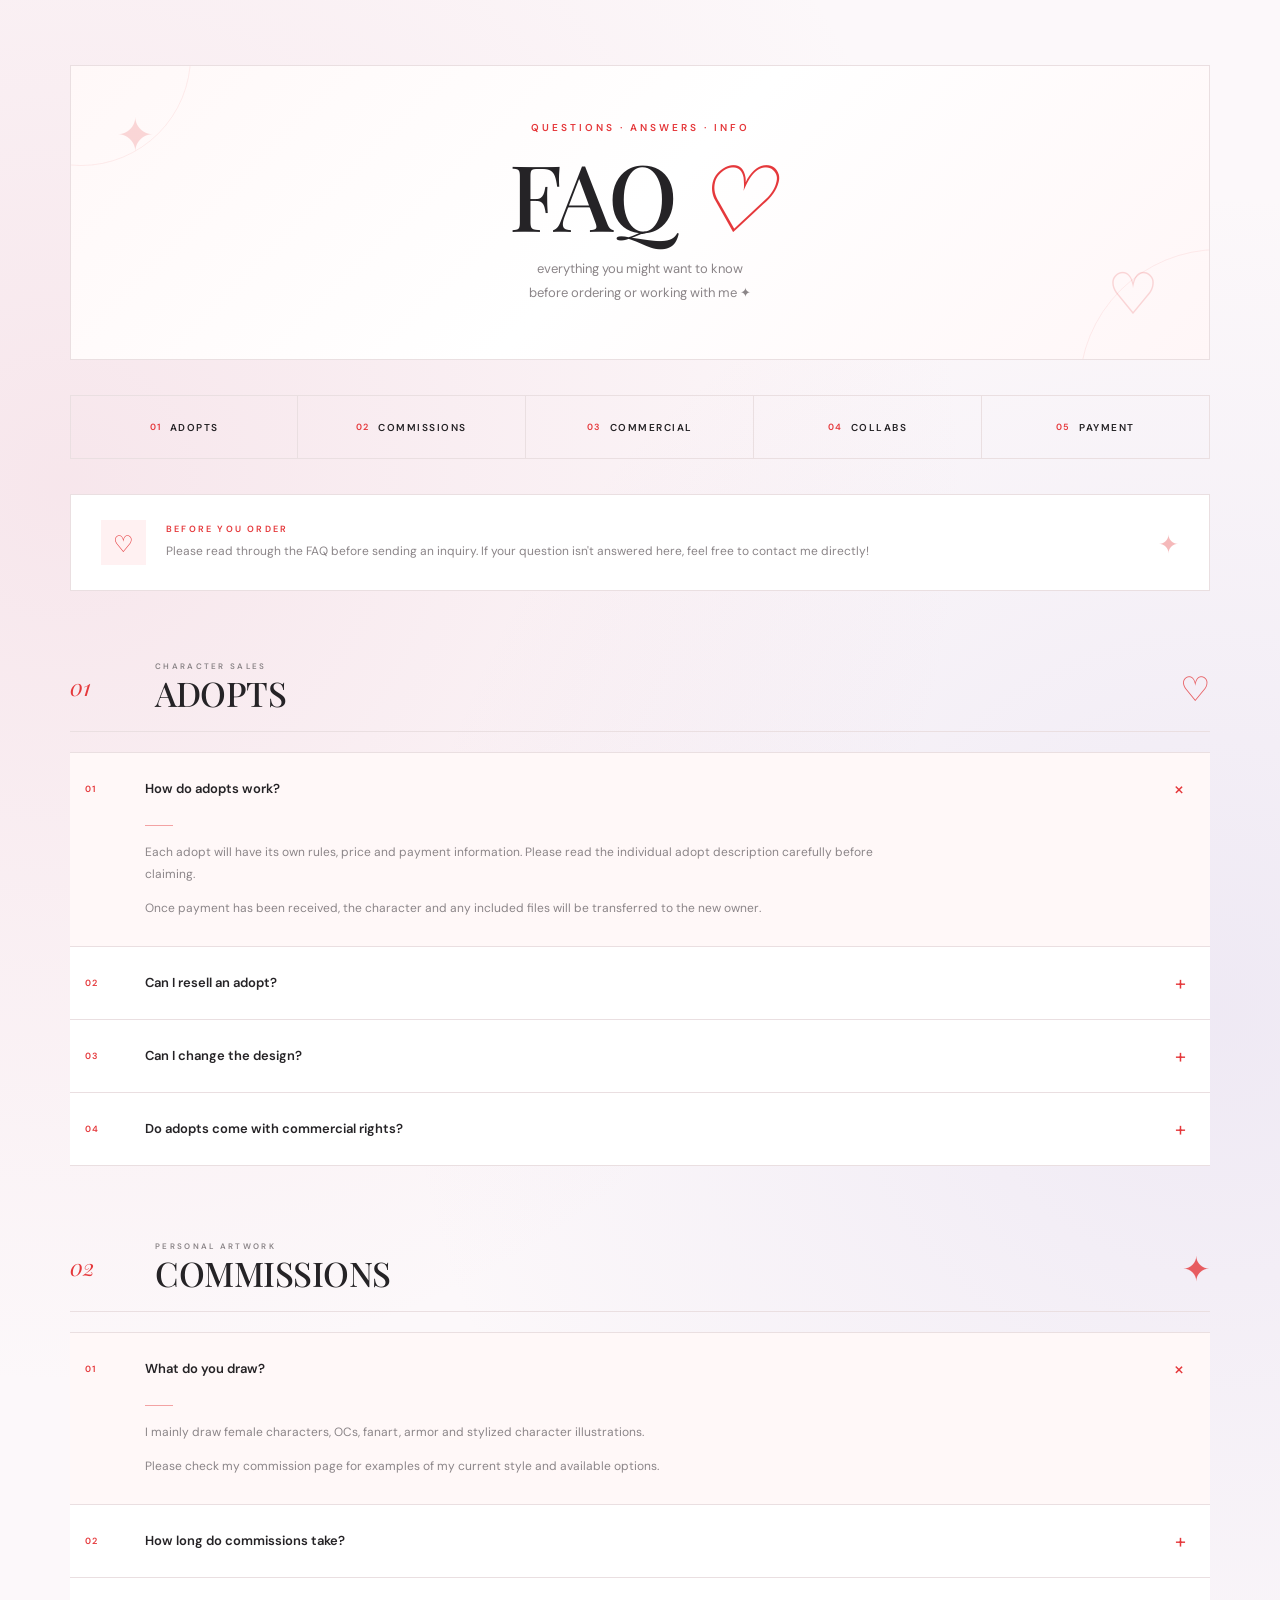
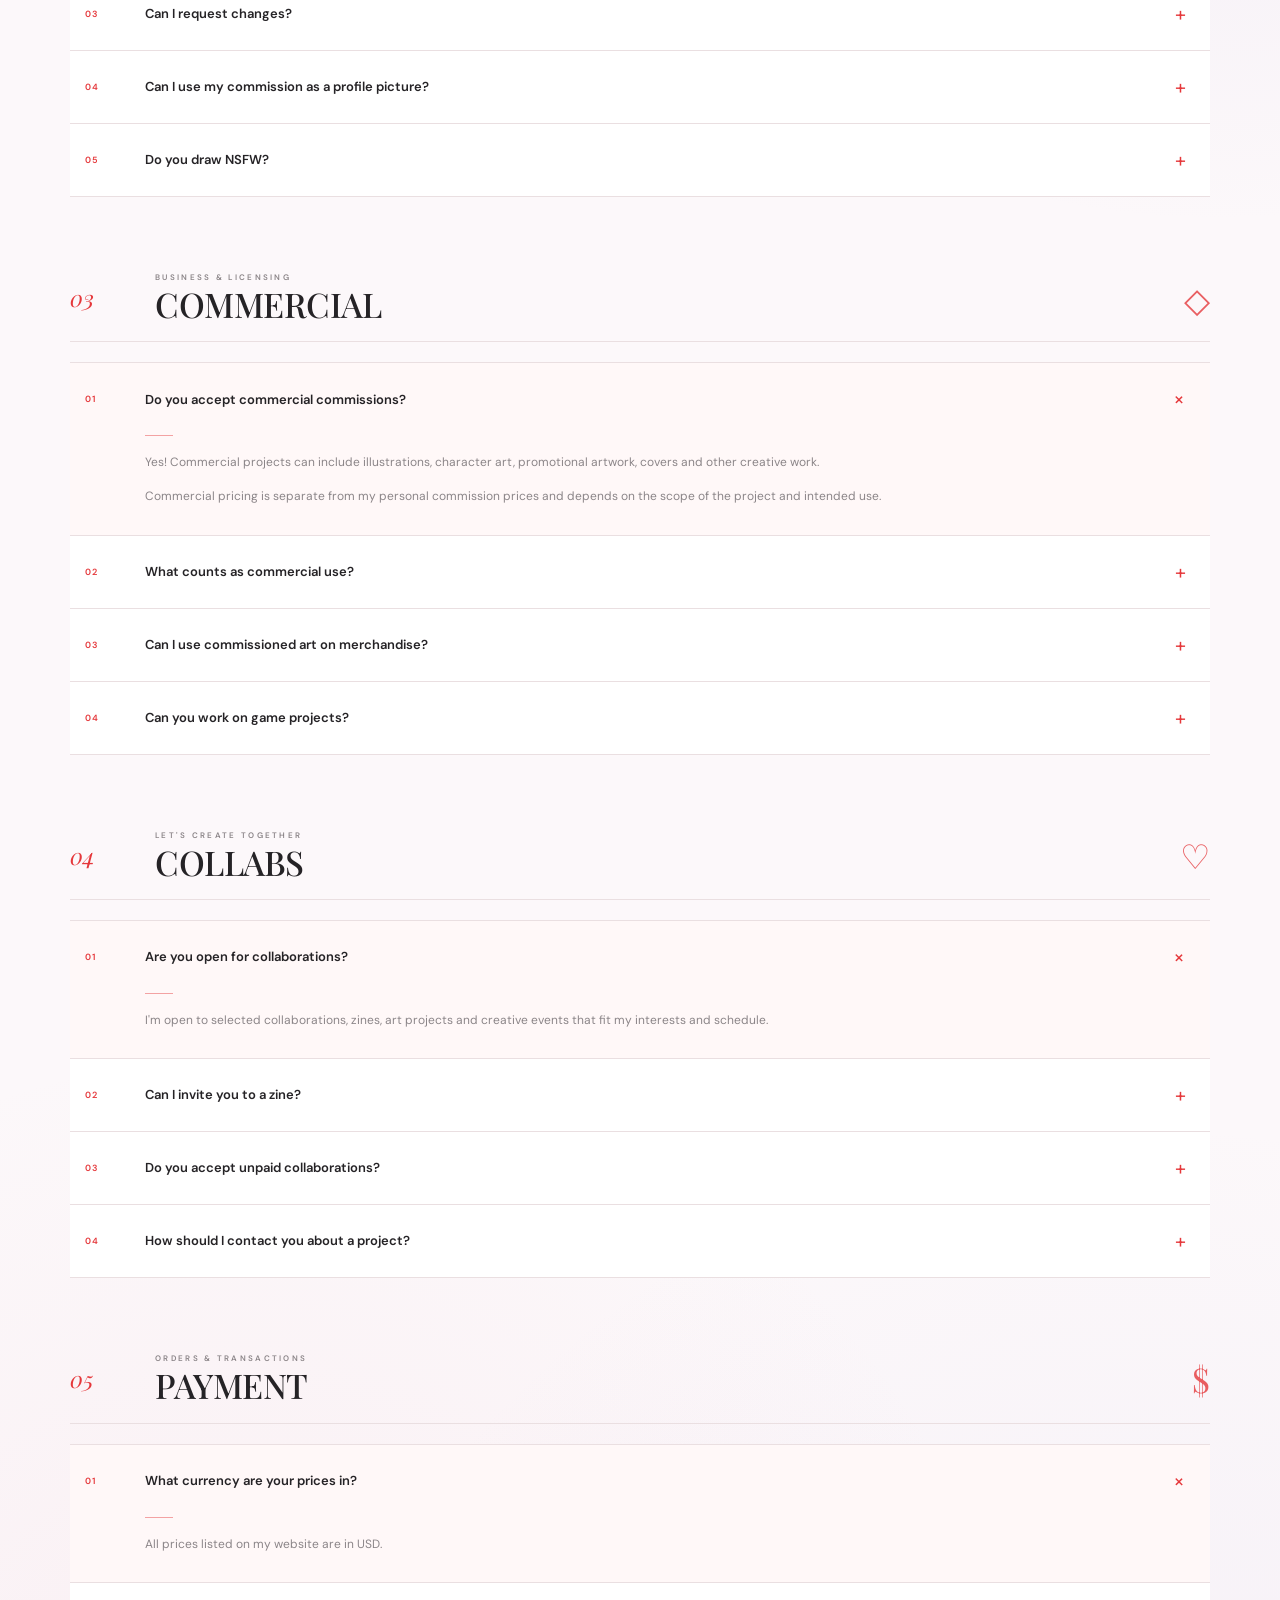
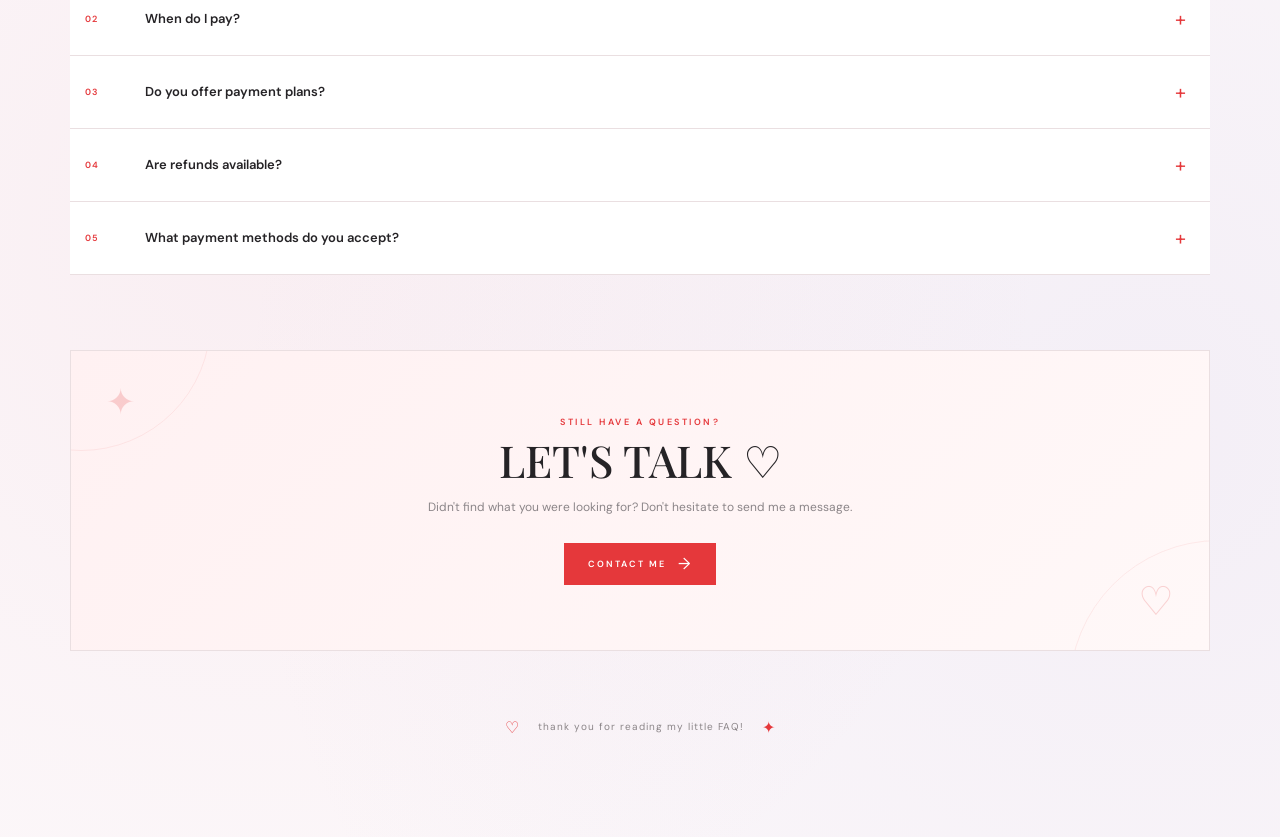
<file: faq.html>
<!DOCTYPE html>
<html lang="en">

<head>

    <meta charset="UTF-8">
    <meta name="viewport" content="width=device-width, initial-scale=1.0">

    <title>♡ Semi — faq</title>

    <link rel="stylesheet" href="css/style.css">
    <link rel="stylesheet" href="css/faq.css">

    <!-- Google Fonts -->
    <link rel="preconnect" href="https://fonts.googleapis.com">
    <link rel="preconnect" href="https://fonts.gstatic.com" crossorigin>

    <link href="https://fonts.googleapis.com/css2?family=DM+Sans:wght@400;500;600&family=Playfair+Display:ital,wght@0,500;0,600;1,500&display=swap" rel="stylesheet">

</head>

<body>

<!-- =========================================================
     ✦ FAQ PAGE ✦
========================================================= -->

<section class="faq-page">

    <!-- =====================================================
         HEADER
    ===================================================== -->

    <div class="faq-header">

        <span class="faq-header-deco left">✦</span>

        <div class="faq-header-content">

            <span class="faq-kicker">
                QUESTIONS · ANSWERS · INFO
            </span>

            <h1>
                FAQ <span>♡</span>
            </h1>

            <p>
                everything you might want to know
                <br>
                before ordering or working with me ✦
            </p>

        </div>

        <span class="faq-header-deco right">♡</span>

    </div>


    <!-- =====================================================
         QUICK NAV
    ===================================================== -->

    <div class="faq-nav">

        <a href="#adopts" class="faq-nav-item">
            <span>01</span>
            ADOPTS
        </a>

        <a href="#commissions" class="faq-nav-item">
            <span>02</span>
            COMMISSIONS
        </a>

        <a href="#commercial" class="faq-nav-item">
            <span>03</span>
            COMMERCIAL
        </a>

        <a href="#collabs" class="faq-nav-item">
            <span>04</span>
            COLLABS
        </a>

        <a href="#payment" class="faq-nav-item">
            <span>05</span>
            PAYMENT
        </a>

    </div>


    <!-- =====================================================
         INTRO NOTE
    ===================================================== -->

    <div class="faq-note">

        <div class="faq-note-icon">♡</div>

        <div>

            <span class="faq-note-title">
                BEFORE YOU ORDER
            </span>

            <p>
                Please read through the FAQ before sending an
                inquiry. If your question isn't answered here,
                feel free to contact me directly!
            </p>

        </div>

        <span class="faq-note-star">✦</span>

    </div>


    <!-- =====================================================
         ADOPTS
    ===================================================== -->

    <div class="faq-category" id="adopts">

        <div class="faq-category-heading">

            <div class="faq-category-number">
                01
            </div>

            <div>
                <span>CHARACTER SALES</span>
                <h2>ADOPTS</h2>
            </div>

            <div class="faq-category-symbol">
                ♡
            </div>

        </div>


        <div class="faq-list">


            <details class="faq-item" open>

                <summary>

                    <span class="faq-q-number">01</span>

                    <strong>
                        How do adopts work?
                    </strong>

                    <span class="faq-plus">+</span>

                </summary>

                <div class="faq-answer">

                    <p>
                        Each adopt will have its own rules, price
                        and payment information. Please read the
                        individual adopt description carefully
                        before claiming.
                    </p>

                    <p>
                        Once payment has been received, the character
                        and any included files will be transferred
                        to the new owner.
                    </p>

                </div>

            </details>


            <details class="faq-item">

                <summary>

                    <span class="faq-q-number">02</span>

                    <strong>
                        Can I resell an adopt?
                    </strong>

                    <span class="faq-plus">+</span>

                </summary>

                <div class="faq-answer">

                    <p>
                        Reselling rules may vary depending on the
                        adopt. Please check the specific character's
                        terms before reselling.
                    </p>

                    <p>
                        Do not sell a character for more than you
                        originally paid unless additional commissioned
                        artwork is included in the new price.
                    </p>

                </div>

            </details>


            <details class="faq-item">

                <summary>

                    <span class="faq-q-number">03</span>

                    <strong>
                        Can I change the design?
                    </strong>

                    <span class="faq-plus">+</span>

                </summary>

                <div class="faq-answer">

                    <p>
                        Small design changes are generally fine,
                        but please keep the original character
                        recognizable unless the adopt's rules say
                        otherwise.
                    </p>

                </div>

            </details>


            <details class="faq-item">

                <summary>

                    <span class="faq-q-number">04</span>

                    <strong>
                        Do adopts come with commercial rights?
                    </strong>

                    <span class="faq-plus">+</span>

                </summary>

                <div class="faq-answer">

                    <p>
                        Commercial rights are not automatically
                        included unless specifically stated.
                        Please contact me if you want to use an
                        adopt for commercial purposes.
                    </p>

                </div>

            </details>

        </div>

    </div>


    <!-- =====================================================
         COMMISSIONS
    ===================================================== -->

    <div class="faq-category" id="commissions">

        <div class="faq-category-heading">

            <div class="faq-category-number">
                02
            </div>

            <div>
                <span>PERSONAL ARTWORK</span>
                <h2>COMMISSIONS</h2>
            </div>

            <div class="faq-category-symbol">
                ✦
            </div>

        </div>


        <div class="faq-list">


            <details class="faq-item" open>

                <summary>

                    <span class="faq-q-number">01</span>

                    <strong>
                        What do you draw?
                    </strong>

                    <span class="faq-plus">+</span>

                </summary>

                <div class="faq-answer">

                    <p>
                        I mainly draw female characters, OCs,
                        fanart, armor and stylized character
                        illustrations.
                    </p>

                    <p>
                        Please check my commission page for
                        examples of my current style and available
                        options.
                    </p>

                </div>

            </details>


            <details class="faq-item">

                <summary>

                    <span class="faq-q-number">02</span>

                    <strong>
                        How long do commissions take?
                    </strong>

                    <span class="faq-plus">+</span>

                </summary>

                <div class="faq-answer">

                    <p>
                        The estimated turnaround depends on the
                        complexity of the commission and my current
                        queue.
                    </p>

                    <p>
                        I will give you an approximate timeframe
                        before starting your commission.
                    </p>

                </div>

            </details>


            <details class="faq-item">

                <summary>

                    <span class="faq-q-number">03</span>

                    <strong>
                        Can I request changes?
                    </strong>

                    <span class="faq-plus">+</span>

                </summary>

                <div class="faq-answer">

                    <p>
                        Yes! Minor corrections are possible during
                        the sketch stage. Major changes requested
                        after the sketch has been approved may
                        require an additional fee.
                    </p>

                </div>

            </details>


            <details class="faq-item">

                <summary>

                    <span class="faq-q-number">04</span>

                    <strong>
                        Can I use my commission as a profile picture?
                    </strong>

                    <span class="faq-plus">+</span>

                </summary>

                <div class="faq-answer">

                    <p>
                        Personal use such as profile pictures,
                        wallpapers and social media posts is fine
                        unless otherwise specified.
                    </p>

                    <p>
                        Please credit me when possible.
                    </p>

                </div>

            </details>


            <details class="faq-item">

                <summary>

                    <span class="faq-q-number">05</span>

                    <strong>
                        Do you draw NSFW?
                    </strong>

                    <span class="faq-plus">+</span>

                </summary>

                <div class="faq-answer">

                    <p>
                        NSFW commissions are available depending
                        on the type of request. Feel free to contact
                        me privately with details so I can confirm
                        whether I can take the commission.
                    </p>

                </div>

            </details>

        </div>

    </div>


    <!-- =====================================================
         COMMERCIAL
    ===================================================== -->

    <div class="faq-category" id="commercial">

        <div class="faq-category-heading">

            <div class="faq-category-number">
                03
            </div>

            <div>
                <span>BUSINESS & LICENSING</span>
                <h2>COMMERCIAL</h2>
            </div>

            <div class="faq-category-symbol">
                ◇
            </div>

        </div>


        <div class="faq-list">


            <details class="faq-item" open>

                <summary>

                    <span class="faq-q-number">01</span>

                    <strong>
                        Do you accept commercial commissions?
                    </strong>

                    <span class="faq-plus">+</span>

                </summary>

                <div class="faq-answer">

                    <p>
                        Yes! Commercial projects can include
                        illustrations, character art, promotional
                        artwork, covers and other creative work.
                    </p>

                    <p>
                        Commercial pricing is separate from my
                        personal commission prices and depends on
                        the scope of the project and intended use.
                    </p>

                </div>

            </details>


            <details class="faq-item">

                <summary>

                    <span class="faq-q-number">02</span>

                    <strong>
                        What counts as commercial use?
                    </strong>

                    <span class="faq-plus">+</span>

                </summary>

                <div class="faq-answer">

                    <p>
                        Commercial use includes artwork used to
                        directly promote, sell or generate revenue
                        for a product, business, game, book, brand,
                        merchandise or other paid project.
                    </p>

                </div>

            </details>


            <details class="faq-item">

                <summary>

                    <span class="faq-q-number">03</span>

                    <strong>
                        Can I use commissioned art on merchandise?
                    </strong>

                    <span class="faq-plus">+</span>

                </summary>

                <div class="faq-answer">

                    <p>
                        Merchandise use requires commercial rights.
                        Please tell me what kind of merchandise you
                        are planning before ordering.
                    </p>

                </div>

            </details>


            <details class="faq-item">

                <summary>

                    <span class="faq-q-number">04</span>

                    <strong>
                        Can you work on game projects?
                    </strong>

                    <span class="faq-plus">+</span>

                </summary>

                <div class="faq-answer">

                    <p>
                        Yes! I'm open to discussing game-related
                        projects, including character art,
                        illustrations, promotional materials and
                        visual assets.
                    </p>

                </div>

            </details>

        </div>

    </div>


    <!-- =====================================================
         COLLABORATIONS
    ===================================================== -->

    <div class="faq-category" id="collabs">

        <div class="faq-category-heading">

            <div class="faq-category-number">
                04
            </div>

            <div>
                <span>LET'S CREATE TOGETHER</span>
                <h2>COLLABS</h2>
            </div>

            <div class="faq-category-symbol">
                ♡
            </div>

        </div>


        <div class="faq-list">


            <details class="faq-item" open>

                <summary>

                    <span class="faq-q-number">01</span>

                    <strong>
                        Are you open for collaborations?
                    </strong>

                    <span class="faq-plus">+</span>

                </summary>

                <div class="faq-answer">

                    <p>
                        I'm open to selected collaborations,
                        zines, art projects and creative events
                        that fit my interests and schedule.
                    </p>

                </div>

            </details>


            <details class="faq-item">

                <summary>

                    <span class="faq-q-number">02</span>

                    <strong>
                        Can I invite you to a zine?
                    </strong>

                    <span class="faq-plus">+</span>

                </summary>

                <div class="faq-answer">

                    <p>
                        Absolutely! Please send me the zine name,
                        theme, schedule, requirements and any
                        important information when contacting me.
                    </p>

                </div>

            </details>


            <details class="faq-item">

                <summary>

                    <span class="faq-q-number">03</span>

                    <strong>
                        Do you accept unpaid collaborations?
                    </strong>

                    <span class="faq-plus">+</span>

                </summary>

                <div class="faq-answer">

                    <p>
                        This depends on the project. I'm happy to
                        consider personal and community projects,
                        but please provide enough information for me
                        to understand the scope and expectations.
                    </p>

                </div>

            </details>


            <details class="faq-item">

                <summary>

                    <span class="faq-q-number">04</span>

                    <strong>
                        How should I contact you about a project?
                    </strong>

                    <span class="faq-plus">+</span>

                </summary>

                <div class="faq-answer">

                    <p>
                        Please send a short introduction together
                        with the project name, your role, deadlines,
                        requirements and what you would like me to do.
                    </p>

                    <p>
                        The more information you provide, the easier
                        it is for me to give you an answer!
                    </p>

                </div>

            </details>

        </div>

    </div>


    <!-- =====================================================
         PAYMENT
    ===================================================== -->

    <div class="faq-category" id="payment">

        <div class="faq-category-heading">

            <div class="faq-category-number">
                05
            </div>

            <div>
                <span>ORDERS & TRANSACTIONS</span>
                <h2>PAYMENT</h2>
            </div>

            <div class="faq-category-symbol">
                $
            </div>

        </div>


        <div class="faq-list">


            <details class="faq-item" open>

                <summary>

                    <span class="faq-q-number">01</span>

                    <strong>
                        What currency are your prices in?
                    </strong>

                    <span class="faq-plus">+</span>

                </summary>

                <div class="faq-answer">

                    <p>
                        All prices listed on my website are in USD.
                    </p>

                </div>

            </details>


            <details class="faq-item">

                <summary>

                    <span class="faq-q-number">02</span>

                    <strong>
                        When do I pay?
                    </strong>

                    <span class="faq-plus">+</span>

                </summary>

                <div class="faq-answer">

                    <p>
                        Payment is normally required before I begin
                        working on the final artwork. I will confirm
                        the total price and details before sending
                        the invoice.
                    </p>

                </div>

            </details>


            <details class="faq-item">

                <summary>

                    <span class="faq-q-number">03</span>

                    <strong>
                        Do you offer payment plans?
                    </strong>

                    <span class="faq-plus">+</span>

                </summary>

                <div class="faq-answer">

                    <p>
                        Payment plans may be available for larger
                        commissions or character sheets. Please ask
                        before placing the order.
                    </p>

                </div>

            </details>


            <details class="faq-item">

                <summary>

                    <span class="faq-q-number">04</span>

                    <strong>
                        Are refunds available?
                    </strong>

                    <span class="faq-plus">+</span>

                </summary>

                <div class="faq-answer">

                    <p>
                        Refunds depend on the stage of the commission.
                        Once significant work has been completed,
                        a full refund may no longer be possible.
                    </p>

                    <p>
                        Please contact me as soon as possible if
                        something goes wrong with your order.
                    </p>

                </div>

            </details>


            <details class="faq-item">

                <summary>

                    <span class="faq-q-number">05</span>

                    <strong>
                        What payment methods do you accept?
                    </strong>

                    <span class="faq-plus">+</span>

                </summary>

                <div class="faq-answer">

                    <p>
                        Payment methods and available options may
                        vary depending on the commission. I will
                        provide the available payment method when
                        confirming your order.
                    </p>

                </div>

            </details>

        </div>

    </div>


    <!-- =====================================================
         CONTACT BOX
    ===================================================== -->

    <div class="faq-contact">

        <div class="faq-contact-decoration">
            ✦
        </div>

        <div class="faq-contact-content">

            <span>
                STILL HAVE A QUESTION?
            </span>

            <h2>
                LET'S TALK ♡
            </h2>

            <p>
                Didn't find what you were looking for?
                Don't hesitate to send me a message.
            </p>

            <a href="mailto:semieshaart@gmail.com">
                CONTACT ME
                <b>→</b>
            </a>

        </div>

        <div class="faq-contact-decoration bottom">
            ♡
        </div>

    </div>


    <!-- FOOTER -->

    <div class="faq-footer">

        <span>♡</span>

        <p>
            thank you for reading my little FAQ!
        </p>

        <span>✦</span>

    </div>

</section>

</body>
</html>
</file>
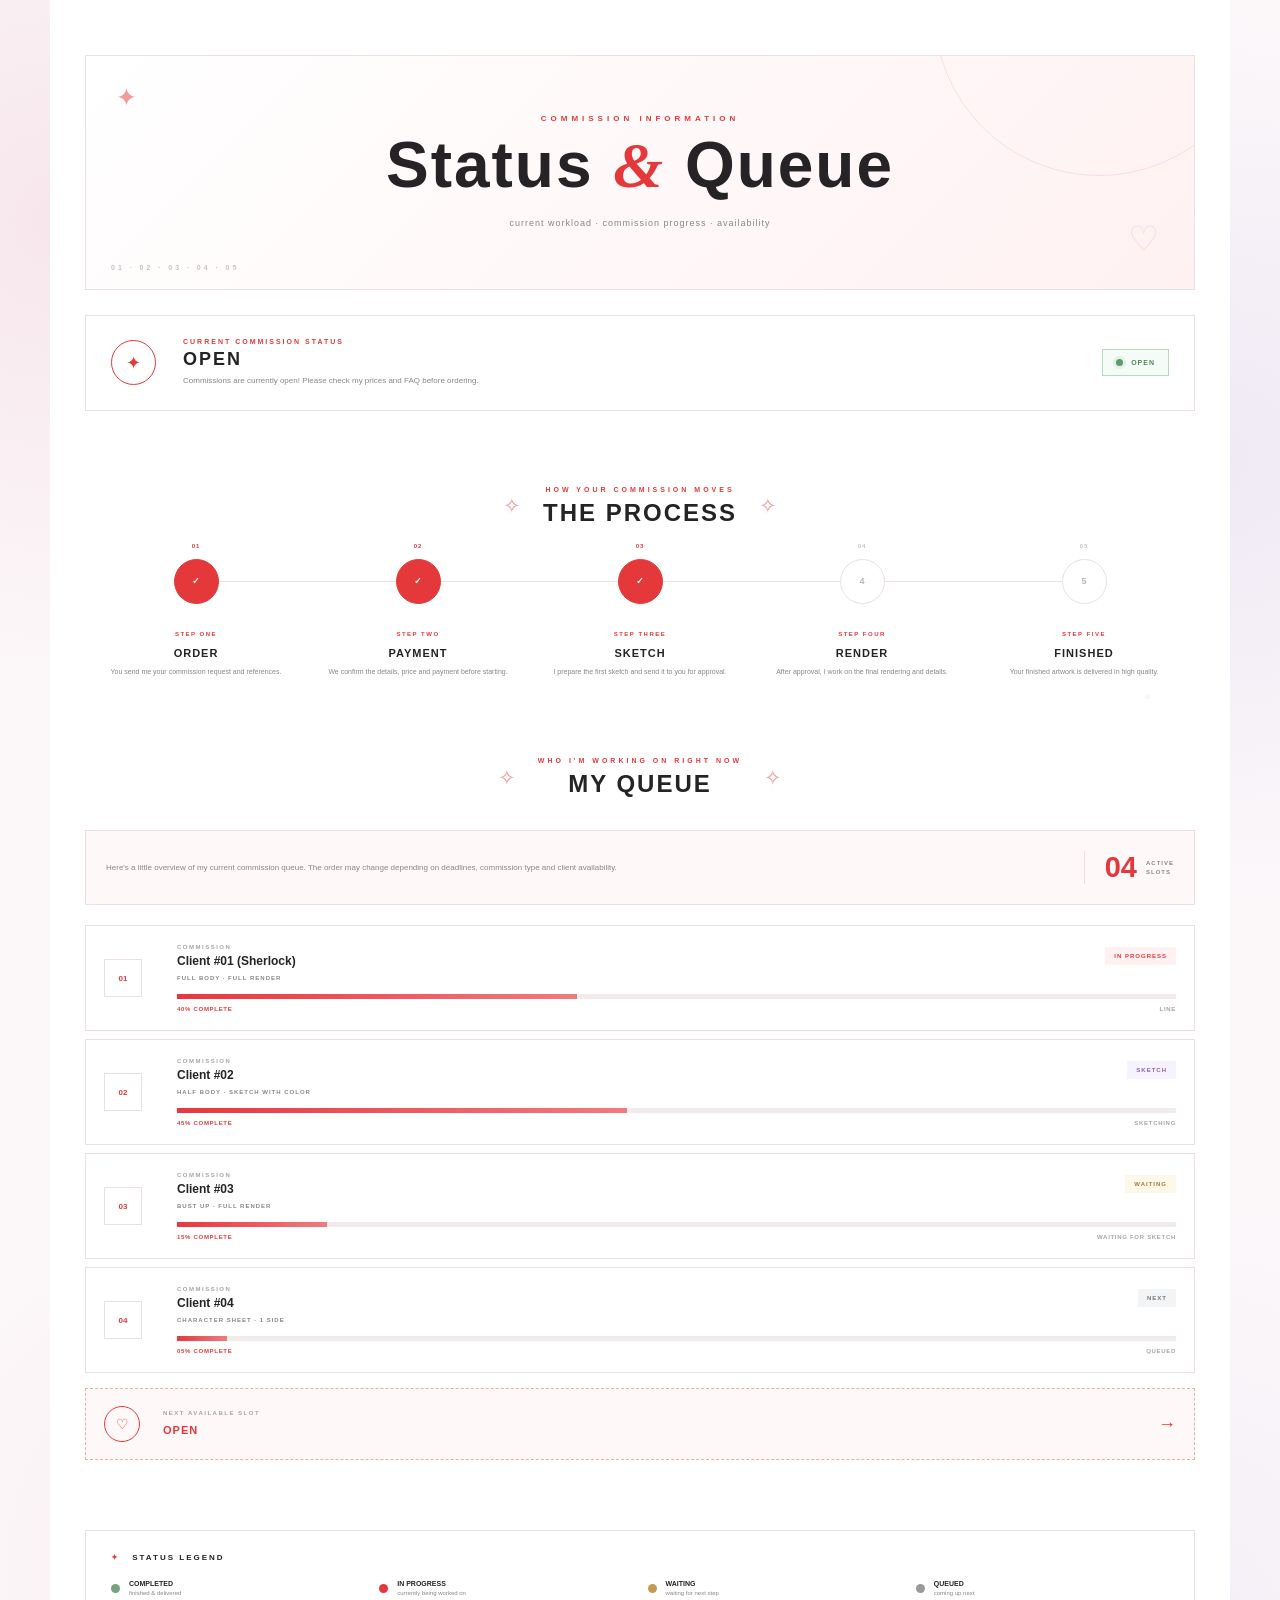
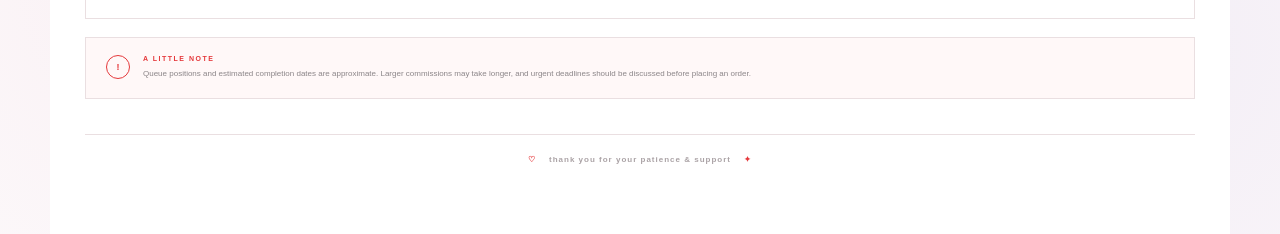
<file: queue.html>
<!DOCTYPE html>
<html lang="en">

<head>

    <meta charset="UTF-8">
    <meta name="viewport" content="width=device-width, initial-scale=1.0">

    <title>♡ Semi — Status & Queue</title>

    <!-- MAIN CSS -->
    <link rel="stylesheet" href="css/style.css">

    <!-- QUEUE CSS -->
    <link rel="stylesheet" href="css/queue.css">

    <!-- Google Fonts -->
    <link rel="preconnect" href="https://fonts.googleapis.com">
    <link rel="preconnect" href="https://fonts.gstatic.com" crossorigin>

    <link href="https://fonts.googleapis.com/css2?family=DM+Sans:wght@400;500;600&family=Playfair+Display:ital,wght@0,500;0,600;1,500&display=swap" rel="stylesheet">

</head>

</head>

<body>

<!-- =========================================================
     ✦ STATUS & QUEUE PAGE ✦
========================================================= -->

<section class="status-page">

    <!-- =====================================================
         HEADER
    ===================================================== -->

    <div class="status-header">

        <div class="status-header-deco">
            ✦
        </div>

        <div class="status-header-content">

            <span class="status-kicker">
                COMMISSION INFORMATION
            </span>

            <h1>
                Status <span>&</span> Queue
            </h1>

            <p>
                current workload · commission progress · availability
            </p>

        </div>

        <div class="status-header-heart">
            ♡
        </div>

    </div>


    <!-- =====================================================
         CURRENT STATUS
    ===================================================== -->

    <div class="current-status">

        <div class="current-status-icon">
            ✦
        </div>

        <div class="current-status-text">

            <span>
                CURRENT COMMISSION STATUS
            </span>

            <h2>
                OPEN
            </h2>

            <p>
                Commissions are currently open!
                Please check my prices and FAQ before ordering.
            </p>

        </div>

        <div class="status-open-badge">
            <i></i>
            OPEN
        </div>

    </div>


    <!-- =====================================================
         PROCESS TIMELINE
    ===================================================== -->

    <div class="process-section">

        <div class="status-section-title">

            <span>✧</span>

            <div>
                <small>HOW YOUR COMMISSION MOVES</small>
                <h2>THE PROCESS</h2>
            </div>

            <span>✧</span>

        </div>


        <div class="process-timeline">


            <!-- STEP 01 -->

            <div class="process-step active">

                <div class="process-top">

                    <span class="process-number">
                        01
                    </span>

                    <div class="process-dot">
                        ✓
                    </div>

                </div>

                <div class="process-content">

                    <span>
                        STEP ONE
                    </span>

                    <h3>
                        ORDER
                    </h3>

                    <p>
                        You send me your commission request
                        and references.
                    </p>

                </div>

            </div>


            <!-- STEP 02 -->

            <div class="process-step active">

                <div class="process-top">

                    <span class="process-number">
                        02
                    </span>

                    <div class="process-dot">
                        ✓
                    </div>

                </div>

                <div class="process-content">

                    <span>
                        STEP TWO
                    </span>

                    <h3>
                        PAYMENT
                    </h3>

                    <p>
                        We confirm the details, price and
                        payment before starting.
                    </p>

                </div>

            </div>


            <!-- STEP 03 -->

            <div class="process-step active">

                <div class="process-top">

                    <span class="process-number">
                        03
                    </span>

                    <div class="process-dot">
                        ✓
                    </div>

                </div>

                <div class="process-content">

                    <span>
                        STEP THREE
                    </span>

                    <h3>
                        SKETCH
                    </h3>

                    <p>
                        I prepare the first sketch and send
                        it to you for approval.
                    </p>

                </div>

            </div>


            <!-- STEP 04 -->

            <div class="process-step">

                <div class="process-top">

                    <span class="process-number">
                        04
                    </span>

                    <div class="process-dot">
                        4
                    </div>

                </div>

                <div class="process-content">

                    <span>
                        STEP FOUR
                    </span>

                    <h3>
                        RENDER
                    </h3>

                    <p>
                        After approval, I work on the final
                        rendering and details.
                    </p>

                </div>

            </div>


            <!-- STEP 05 -->

            <div class="process-step">

                <div class="process-top">

                    <span class="process-number">
                        05
                    </span>

                    <div class="process-dot">
                        5
                    </div>

                </div>

                <div class="process-content">

                    <span>
                        STEP FIVE
                    </span>

                    <h3>
                        FINISHED
                    </h3>

                    <p>
                        Your finished artwork is delivered
                        in high quality.
                    </p>

                </div>

            </div>

        </div>

    </div>


    <!-- =====================================================
         QUEUE
    ===================================================== -->

    <div class="queue-section">

        <div class="status-section-title">

            <span>✧</span>

            <div>
                <small>WHO I'M WORKING ON RIGHT NOW</small>
                <h2>MY QUEUE</h2>
            </div>

            <span>✧</span>

        </div>


        <!-- QUEUE INTRO -->

        <div class="queue-intro">

            <p>
                Here's a little overview of my current commission
                queue. The order may change depending on deadlines,
                commission type and client availability.
            </p>

            <div class="queue-count">

                <strong>
                    04
                </strong>

                <span>
                    ACTIVE
                    <br>
                    SLOTS
                </span>

            </div>

        </div>


        <!-- =================================================
             QUEUE ITEM 01
        ================================================== -->

        <div class="queue-item">

            <div class="queue-index">
                01
            </div>

            <div class="queue-info">

                <div class="queue-title">

                    <div>

                        <span>
                            COMMISSION
                        </span>

                        <h3>
                            Client #01 (Sherlock)
                        </h3>

                    </div>

                    <span class="queue-status progress">
                        IN PROGRESS
                    </span>

                </div>

                <div class="queue-type">
                    FULL BODY · FULL RENDER
                </div>

                <div class="queue-bar">

                    <div
                        class="queue-bar-fill"
                        style="width:40%;">
                    </div>

                </div>

                <div class="queue-bottom">

                    <span>
                        40% COMPLETE
                    </span>

                    <span>
                        LINE
                    </span>

                </div>

            </div>

        </div>


        <!-- =================================================
             QUEUE ITEM 02
        ================================================== -->

        <div class="queue-item">

            <div class="queue-index">
                02
            </div>

            <div class="queue-info">

                <div class="queue-title">

                    <div>

                        <span>
                            COMMISSION
                        </span>

                        <h3>
                            Client #02
                        </h3>

                    </div>

                    <span class="queue-status sketch">
                        SKETCH
                    </span>

                </div>

                <div class="queue-type">
                    HALF BODY · SKETCH WITH COLOR
                </div>

                <div class="queue-bar">

                    <div
                        class="queue-bar-fill"
                        style="width:45%;">
                    </div>

                </div>

                <div class="queue-bottom">

                    <span>
                        45% COMPLETE
                    </span>

                    <span>
                        SKETCHING
                    </span>

                </div>

            </div>

        </div>


        <!-- =================================================
             QUEUE ITEM 03
        ================================================== -->

        <div class="queue-item">

            <div class="queue-index">
                03
            </div>

            <div class="queue-info">

                <div class="queue-title">

                    <div>

                        <span>
                            COMMISSION
                        </span>

                        <h3>
                            Client #03
                        </h3>

                    </div>

                    <span class="queue-status waiting">
                        WAITING
                    </span>

                </div>

                <div class="queue-type">
                    BUST UP · FULL RENDER
                </div>

                <div class="queue-bar">

                    <div
                        class="queue-bar-fill"
                        style="width:15%;">
                    </div>

                </div>

                <div class="queue-bottom">

                    <span>
                        15% COMPLETE
                    </span>

                    <span>
                        WAITING FOR SKETCH
                    </span>

                </div>

            </div>

        </div>


        <!-- =================================================
             QUEUE ITEM 04
        ================================================== -->

        <div class="queue-item">

            <div class="queue-index">
                04
            </div>

            <div class="queue-info">

                <div class="queue-title">

                    <div>

                        <span>
                            COMMISSION
                        </span>

                        <h3>
                            Client #04
                        </h3>

                    </div>

                    <span class="queue-status next">
                        NEXT
                    </span>

                </div>

                <div class="queue-type">
                    CHARACTER SHEET · 1 SIDE
                </div>

                <div class="queue-bar">

                    <div
                        class="queue-bar-fill"
                        style="width:5%;">
                    </div>

                </div>

                <div class="queue-bottom">

                    <span>
                        05% COMPLETE
                    </span>

                    <span>
                        QUEUED
                    </span>

                </div>

            </div>

        </div>


        <!-- EMPTY SLOT -->

        <div class="queue-empty">

            <div class="empty-icon">
                ♡
            </div>

            <div>

                <span>
                    NEXT AVAILABLE SLOT
                </span>

                <strong>
                    OPEN
                </strong>

            </div>

            <div class="empty-arrow">
                →
            </div>

        </div>

    </div>


    <!-- =====================================================
         LEGEND
    ===================================================== -->

    <div class="status-legend">

        <div class="legend-title">

            <span>
                ✦
            </span>

            STATUS LEGEND

        </div>


        <div class="legend-items">

            <div class="legend-item">

                <i class="legend-dot done"></i>

                <div>
                    <strong>COMPLETED</strong>
                    <span>finished & delivered</span>
                </div>

            </div>


            <div class="legend-item">

                <i class="legend-dot progress-dot"></i>

                <div>
                    <strong>IN PROGRESS</strong>
                    <span>currently being worked on</span>
                </div>

            </div>


            <div class="legend-item">

                <i class="legend-dot waiting-dot"></i>

                <div>
                    <strong>WAITING</strong>
                    <span>waiting for next step</span>
                </div>

            </div>


            <div class="legend-item">

                <i class="legend-dot next-dot"></i>

                <div>
                    <strong>QUEUED</strong>
                    <span>coming up next</span>
                </div>

            </div>

        </div>

    </div>


    <!-- =====================================================
         IMPORTANT NOTE
    ===================================================== -->

    <div class="status-note">

        <span class="status-note-icon">
            !
        </span>

        <div>

            <strong>
                A LITTLE NOTE
            </strong>

            <p>
                Queue positions and estimated completion dates
                are approximate. Larger commissions may take
                longer, and urgent deadlines should be discussed
                before placing an order.
            </p>

        </div>

    </div>


    <!-- =====================================================
         FOOTER
    ===================================================== -->

    <div class="status-footer">

        <span>♡</span>

        <p>
            thank you for your patience & support
        </p>

        <span>✦</span>

    </div>

</section>

</body>
</html>
</file>
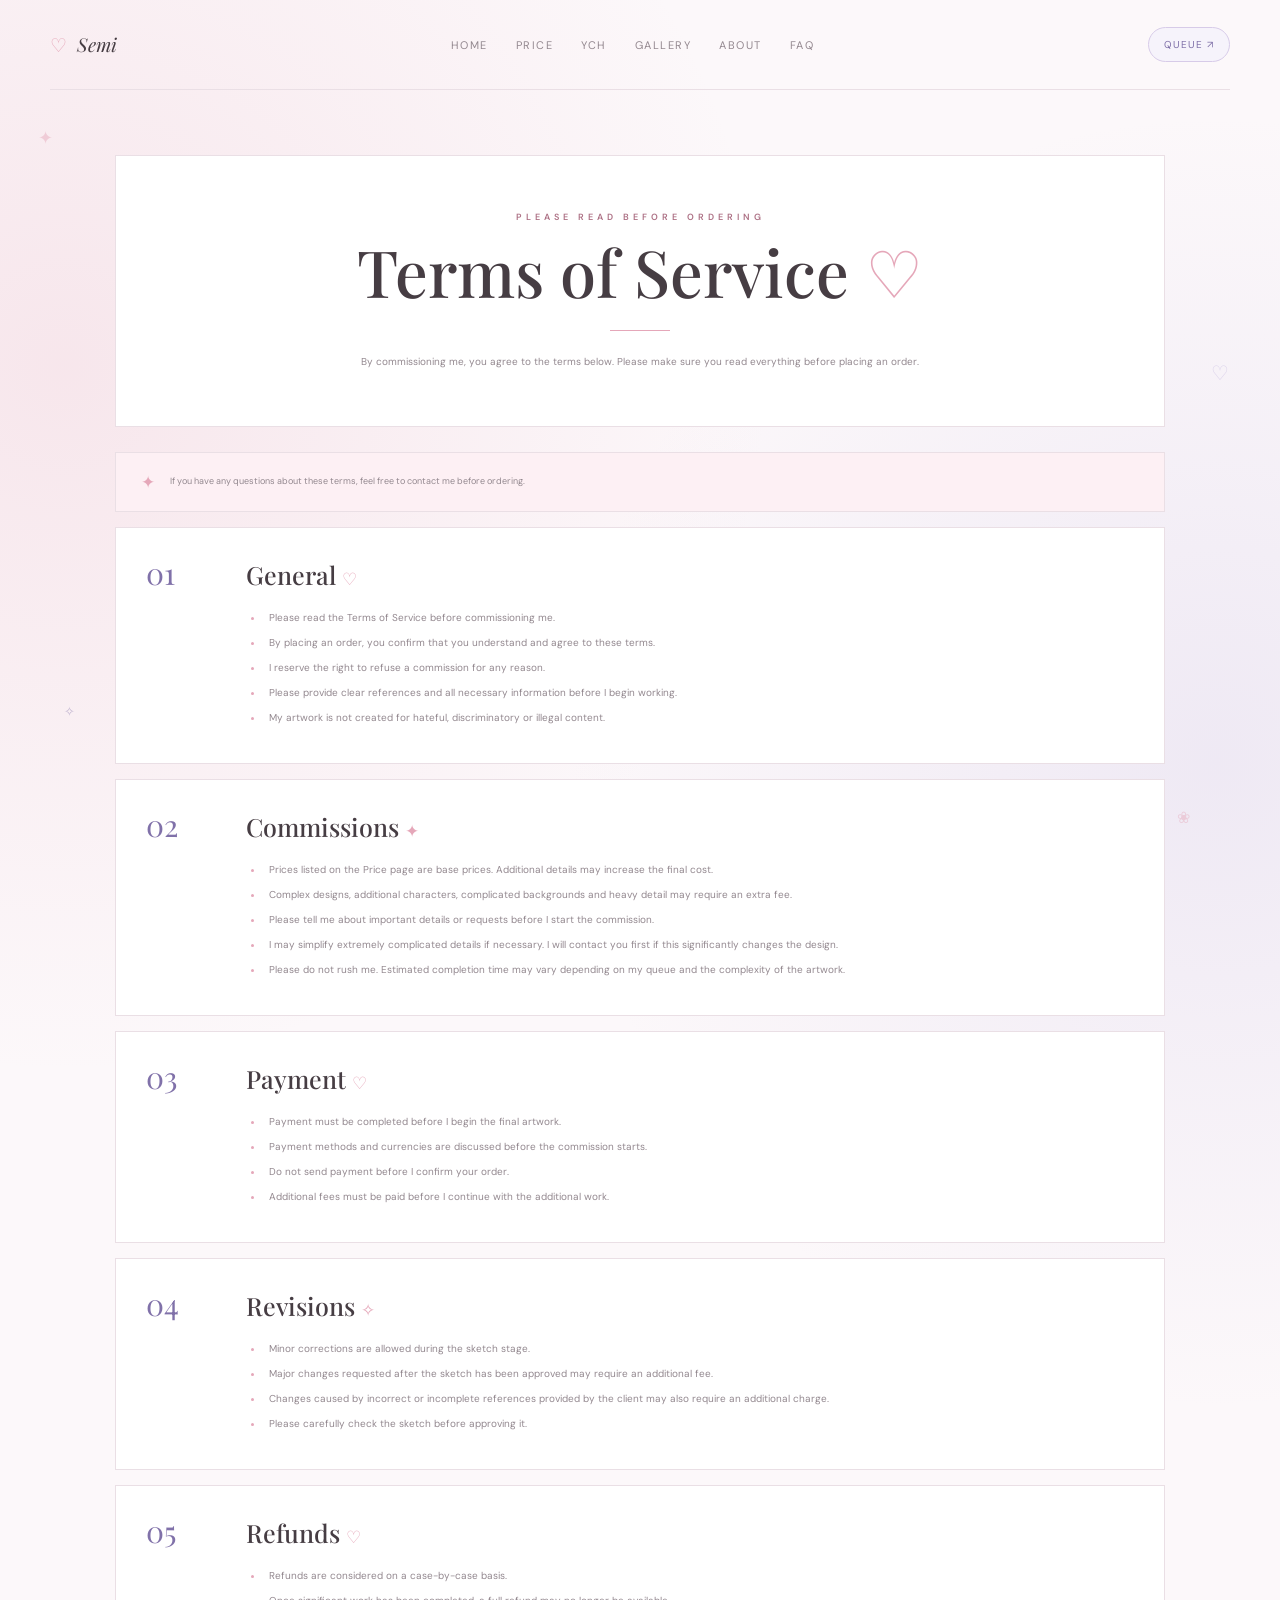
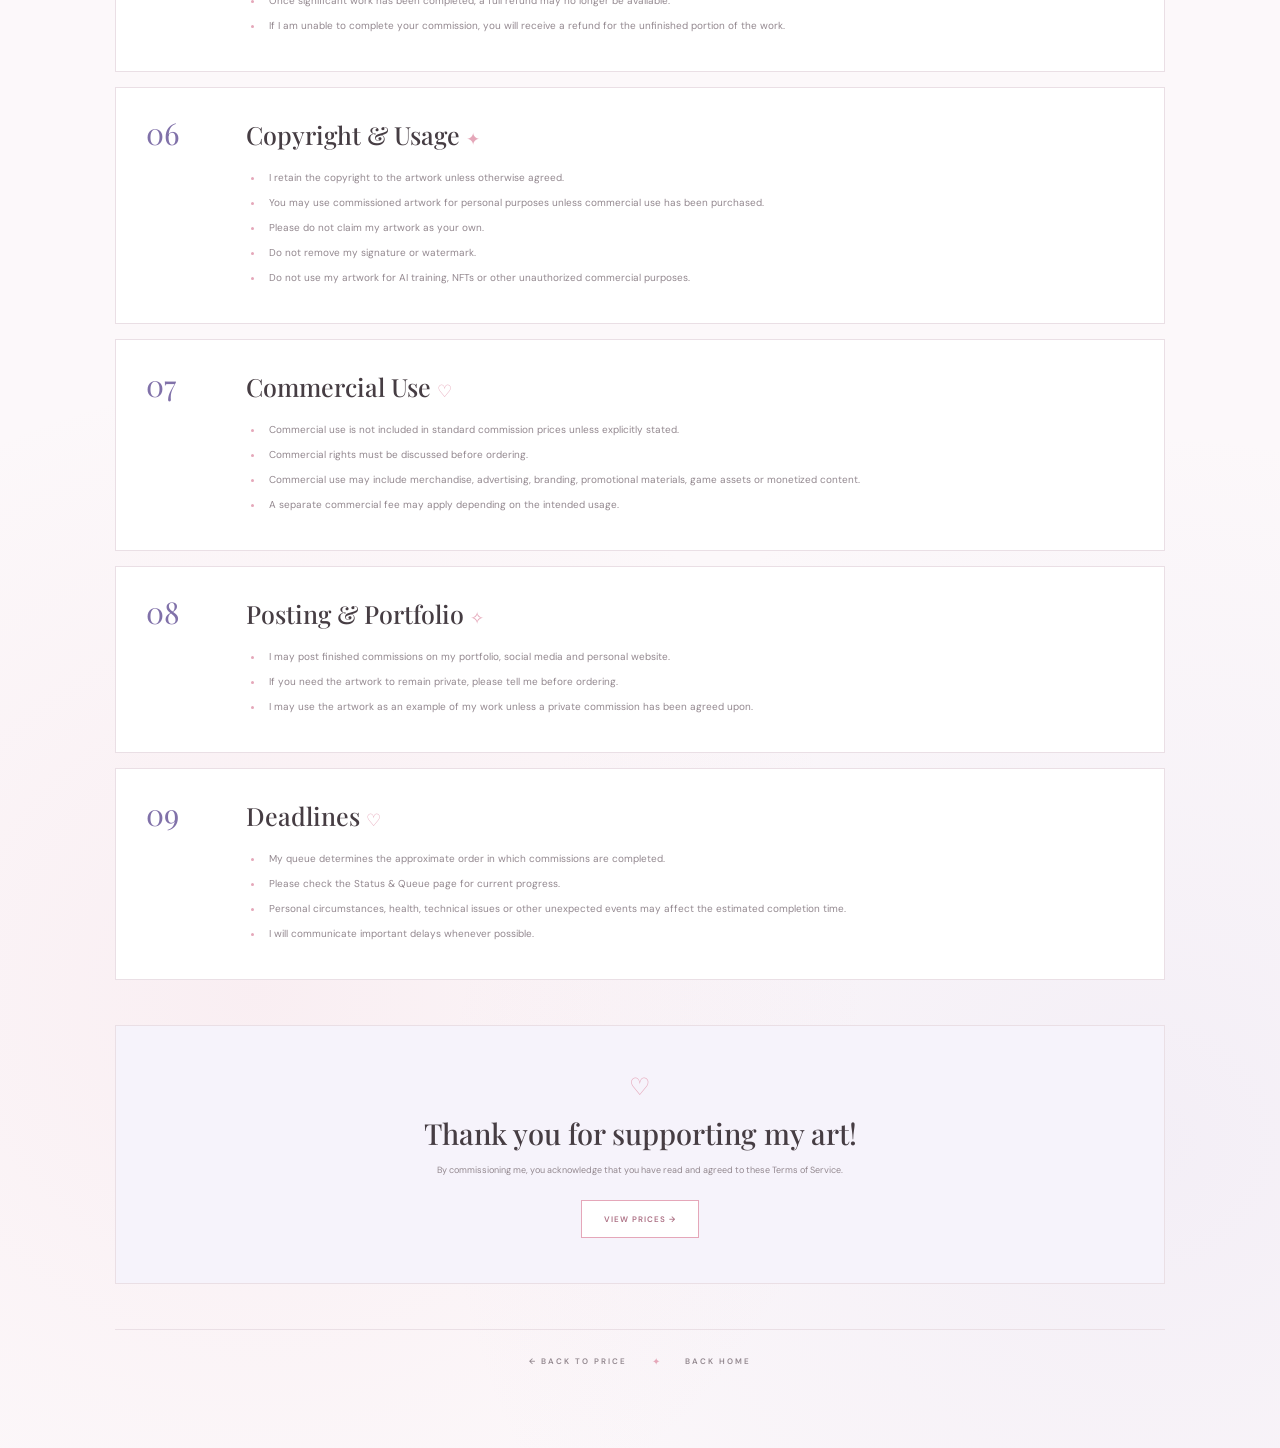
<file: tos.html>
<!DOCTYPE html>
<html lang="en">

<head>

    <meta charset="UTF-8">
    <meta name="viewport" content="width=device-width, initial-scale=1.0">

    <title>♡ Semi — Terms of Service</title>

    <link rel="stylesheet" href="css/style.css">
    <link rel="stylesheet" href="css/tos.css">

    <!-- Google Fonts -->
    <link rel="preconnect" href="https://fonts.googleapis.com">
    <link rel="preconnect" href="https://fonts.gstatic.com" crossorigin>

    <link href="https://fonts.googleapis.com/css2?family=DM+Sans:wght@400;500;600&family=Playfair+Display:ital,wght@0,500;0,600;1,500&display=swap" rel="stylesheet">

</head>

<body>

<!-- =========================================================
     ✦ FLOATING DECORATIONS
========================================================= -->

<div class="decor decor-1">✦</div>
<div class="decor decor-2">♡</div>
<div class="decor decor-3">✧</div>
<div class="decor decor-4">❀</div>


<main class="page">

    <!-- =====================================================
         TOP NAV
    ====================================================== -->

    <header class="topbar">

        <a href="index.html" class="logo">
            <span>♡</span>
            Semi
        </a>

        <nav class="navigation">

            <a href="index.html">home</a>
            <a href="price.html">price</a>
            <a href="ych.html">ych</a>
            <a href="gallery.html">gallery</a>
            <a href="about.html">about</a>
            <a href="faq.html">faq</a>

        </nav>

        <a href="queue.html" class="queue-mini">
            queue ↗
        </a>

    </header>


    <!-- =====================================================
         TOS PAGE
    ====================================================== -->

    <section class="tos-page">


        <!-- =================================================
             HEADER
        ================================================== -->

        <div class="tos-header">

            <span class="tos-kicker">
                PLEASE READ BEFORE ORDERING
            </span>

            <h1>
                Terms of Service <span>♡</span>
            </h1>

            <div class="tos-line"></div>

            <p>
                By commissioning me, you agree to the terms below.
                Please make sure you read everything before placing
                an order.
            </p>

        </div>


        <!-- =================================================
             QUICK NOTICE
        ================================================== -->

        <div class="tos-notice">

            <span>✦</span>

            <p>
                If you have any questions about these terms,
                feel free to contact me before ordering.
            </p>

        </div>


        <!-- =================================================
             01 — GENERAL
        ================================================== -->

        <section class="tos-section">

            <div class="tos-number">
                01
            </div>

            <div class="tos-content">

                <h2>
                    General
                    <span>♡</span>
                </h2>

                <ul>

                    <li>
                        Please read the Terms of Service before
                        commissioning me.
                    </li>

                    <li>
                        By placing an order, you confirm that you
                        understand and agree to these terms.
                    </li>

                    <li>
                        I reserve the right to refuse a commission
                        for any reason.
                    </li>

                    <li>
                        Please provide clear references and all
                        necessary information before I begin working.
                    </li>

                    <li>
                        My artwork is not created for hateful,
                        discriminatory or illegal content.
                    </li>

                </ul>

            </div>

        </section>


        <!-- =================================================
             02 — COMMISSIONS
        ================================================== -->

        <section class="tos-section">

            <div class="tos-number">
                02
            </div>

            <div class="tos-content">

                <h2>
                    Commissions
                    <span>✦</span>
                </h2>

                <ul>

                    <li>
                        Prices listed on the Price page are base prices.
                        Additional details may increase the final cost.
                    </li>

                    <li>
                        Complex designs, additional characters,
                        complicated backgrounds and heavy detail may
                        require an extra fee.
                    </li>

                    <li>
                        Please tell me about important details or
                        requests before I start the commission.
                    </li>

                    <li>
                        I may simplify extremely complicated details
                        if necessary. I will contact you first if this
                        significantly changes the design.
                    </li>

                    <li>
                        Please do not rush me. Estimated completion
                        time may vary depending on my queue and the
                        complexity of the artwork.
                    </li>

                </ul>

            </div>

        </section>


        <!-- =================================================
             03 — PAYMENT
        ================================================== -->

        <section class="tos-section">

            <div class="tos-number">
                03
            </div>

            <div class="tos-content">

                <h2>
                    Payment
                    <span>♡</span>
                </h2>

                <ul>

                    <li>
                        Payment must be completed before I begin the
                        final artwork.
                    </li>

                    <li>
                        Payment methods and currencies are discussed
                        before the commission starts.
                    </li>

                    <li>
                        Do not send payment before I confirm your order.
                    </li>

                    <li>
                        Additional fees must be paid before I continue
                        with the additional work.
                    </li>

                </ul>

            </div>

        </section>


        <!-- =================================================
             04 — REVISIONS
        ================================================== -->

        <section class="tos-section">

            <div class="tos-number">
                04
            </div>

            <div class="tos-content">

                <h2>
                    Revisions
                    <span>✧</span>
                </h2>

                <ul>

                    <li>
                        Minor corrections are allowed during the
                        sketch stage.
                    </li>

                    <li>
                        Major changes requested after the sketch has
                        been approved may require an additional fee.
                    </li>

                    <li>
                        Changes caused by incorrect or incomplete
                        references provided by the client may also
                        require an additional charge.
                    </li>

                    <li>
                        Please carefully check the sketch before
                        approving it.
                    </li>

                </ul>

            </div>

        </section>


        <!-- =================================================
             05 — REFUNDS
        ================================================== -->

        <section class="tos-section">

            <div class="tos-number">
                05
            </div>

            <div class="tos-content">

                <h2>
                    Refunds
                    <span>♡</span>
                </h2>

                <ul>

                    <li>
                        Refunds are considered on a case-by-case basis.
                    </li>

                    <li>
                        Once significant work has been completed,
                        a full refund may no longer be available.
                    </li>

                    <li>
                        If I am unable to complete your commission,
                        you will receive a refund for the unfinished
                        portion of the work.
                    </li>

                </ul>

            </div>

        </section>


        <!-- =================================================
             06 — COPYRIGHT
        ================================================== -->

        <section class="tos-section">

            <div class="tos-number">
                06
            </div>

            <div class="tos-content">

                <h2>
                    Copyright & Usage
                    <span>✦</span>
                </h2>

                <ul>

                    <li>
                        I retain the copyright to the artwork unless
                        otherwise agreed.
                    </li>

                    <li>
                        You may use commissioned artwork for personal
                        purposes unless commercial use has been
                        purchased.
                    </li>

                    <li>
                        Please do not claim my artwork as your own.
                    </li>

                    <li>
                        Do not remove my signature or watermark.
                    </li>

                    <li>
                        Do not use my artwork for AI training,
                        NFTs or other unauthorized commercial purposes.
                    </li>

                </ul>

            </div>

        </section>


        <!-- =================================================
             07 — COMMERCIAL USE
        ================================================== -->

        <section class="tos-section">

            <div class="tos-number">
                07
            </div>

            <div class="tos-content">

                <h2>
                    Commercial Use
                    <span>♡</span>
                </h2>

                <ul>

                    <li>
                        Commercial use is not included in standard
                        commission prices unless explicitly stated.
                    </li>

                    <li>
                        Commercial rights must be discussed before
                        ordering.
                    </li>

                    <li>
                        Commercial use may include merchandise,
                        advertising, branding, promotional materials,
                        game assets or monetized content.
                    </li>

                    <li>
                        A separate commercial fee may apply depending
                        on the intended usage.
                    </li>

                </ul>

            </div>

        </section>


        <!-- =================================================
             08 — POSTING
        ================================================== -->

        <section class="tos-section">

            <div class="tos-number">
                08
            </div>

            <div class="tos-content">

                <h2>
                    Posting & Portfolio
                    <span>✧</span>
                </h2>

                <ul>

                    <li>
                        I may post finished commissions on my portfolio,
                        social media and personal website.
                    </li>

                    <li>
                        If you need the artwork to remain private,
                        please tell me before ordering.
                    </li>

                    <li>
                        I may use the artwork as an example of my work
                        unless a private commission has been agreed upon.
                    </li>

                </ul>

            </div>

        </section>


        <!-- =================================================
             09 — DEADLINES
        ================================================== -->

        <section class="tos-section">

            <div class="tos-number">
                09
            </div>

            <div class="tos-content">

                <h2>
                    Deadlines
                    <span>♡</span>
                </h2>

                <ul>

                    <li>
                        My queue determines the approximate order in
                        which commissions are completed.
                    </li>

                    <li>
                        Please check the Status & Queue page for
                        current progress.
                    </li>

                    <li>
                        Personal circumstances, health, technical
                        issues or other unexpected events may affect
                        the estimated completion time.
                    </li>

                    <li>
                        I will communicate important delays whenever
                        possible.
                    </li>

                </ul>

            </div>

        </section>


        <!-- =================================================
             FINAL NOTE
        ================================================== -->

        <div class="tos-final">

            <div class="tos-final-symbol">
                ♡
            </div>

            <h2>
                Thank you for supporting my art!
            </h2>

            <p>
                By commissioning me, you acknowledge that you have
                read and agreed to these Terms of Service.
            </p>

            <a href="price.html" class="tos-button">
                VIEW PRICES →
            </a>

        </div>


        <!-- =================================================
             BOTTOM NAV
        ================================================== -->

        <div class="tos-bottom-nav">

            <a href="price.html">
                ← BACK TO PRICE
            </a>

            <span>✦</span>

            <a href="index.html">
                BACK HOME
            </a>

        </div>

    </section>

</main>


</body>
</html>
</file>
<file: css/style.css>
/* =========================================================
   ✦ WEBSITE
   soft pink + lavender edition
========================================================= */

:root {

    /* MAIN PALETTE */
    --bg: #fcf8fa;
    --paper: #ffffff;

    --pink: #e5a7b9;
    --pink-dark: #ad7185;
    --pink-light: #f7e1e7;
    --pink-pale: #fdf0f4;

    --lavender: #b9addc;
    --lavender-dark: #8071a9;
    --lavender-light: #ebe6f6;
    --lavender-pale: #f6f3fb;

    --text: #463d43;
    --muted: #93888f;

    --border: #eadfe5;

    --serif: "Playfair Display", serif;
    --sans: "DM Sans", sans-serif;
}


/* =========================================================
   RESET
========================================================= */

* {
    box-sizing: border-box;
    margin: 0;
    padding: 0;
}

html {
    scroll-behavior: smooth;
}

body {

    color: var(--text);

    font-family: var(--sans);

    min-height: 100vh;

    overflow-x: hidden;

    background:

        /* pink glow */
        radial-gradient(
            circle at 5% 12%,
            rgba(229,167,185,.22),
            transparent 24%
        ),

        /* lavender glow */
        radial-gradient(
            circle at 95% 25%,
            rgba(185,173,220,.20),
            transparent 25%
        ),

        /* lower pink */
        radial-gradient(
            circle at 20% 85%,
            rgba(229,167,185,.12),
            transparent 22%
        ),

        /* lower lavender */
        radial-gradient(
            circle at 90% 90%,
            rgba(185,173,220,.13),
            transparent 24%
        ),

        var(--bg);
}

a {
    color: inherit;
    text-decoration: none;
}


/* =========================================================
   FLOATING DECORATIONS
========================================================= */

.decor {

    position: fixed;

    color: var(--pink);

    opacity: .45;

    pointer-events: none;

    z-index: 0;

    animation: float 5s ease-in-out infinite;
}

.decor-1 {
    top: 14%;
    left: 3%;
    font-size: 18px;
}

.decor-2 {
    top: 40%;
    right: 4%;
    color: var(--lavender);
    font-size: 20px;
    animation-delay: 1s;
}

.decor-3 {
    bottom: 20%;
    left: 5%;
    color: var(--lavender-dark);
    font-size: 13px;
    animation-delay: 2s;
}

.decor-4 {
    bottom: 8%;
    right: 7%;
    font-size: 16px;
    animation-delay: 3s;
}

@keyframes float {

    0%,100% {
        transform: translateY(0) rotate(0deg);
    }

    50% {
        transform: translateY(-8px) rotate(8deg);
    }

}


/* =========================================================
   PAGE
========================================================= */

.page {

    position: relative;

    z-index: 1;

    width: min(1180px, calc(100% - 40px));

    margin: auto;
}


/* =========================================================
   TOPBAR
========================================================= */

.topbar {

    min-height: 90px;

    display: flex;

    align-items: center;

    justify-content: space-between;

    gap: 30px;

    border-bottom: 1px solid var(--border);
}


/* LOGO */

.logo {

    font-family: var(--serif);

    font-size: 19px;

    font-style: italic;

    white-space: nowrap;
}

.logo span {

    color: var(--pink);

    font-family: var(--sans);

    font-style: normal;

    margin-right: 5px;
}


/* NAV */

.navigation {

    display: flex;

    align-items: center;

    gap: 28px;
}

.navigation a {

    position: relative;

    font-size: 11px;

    text-transform: uppercase;

    letter-spacing: 1.5px;

    color: var(--muted);

    transition: .25s ease;
}

.navigation a:hover,
.navigation a.active {

    color: var(--text);
}

.navigation a.active::after {

    content: "";

    position: absolute;

    width: 4px;
    height: 4px;

    border-radius: 50%;

    background: var(--pink);

    left: 50%;

    bottom: -9px;

    transform: translateX(-50%);
}


/* QUEUE BUTTON */

.queue-mini {

    border: 1px solid #d7cbe8;

    background: var(--lavender-pale);

    color: var(--lavender-dark);

    padding: 10px 15px;

    border-radius: 100px;

    font-size: 10px;

    text-transform: uppercase;

    letter-spacing: 1px;

    transition: .25s ease;
}

.queue-mini:hover {

    background: var(--lavender);

    border-color: var(--lavender);

    color: white;

    transform: translateY(-2px);
}


/* =========================================================
   HERO
========================================================= */

.hero {

    min-height: 610px;

    display: grid;

    grid-template-columns: 1fr 1fr;

    align-items: center;

    gap: 70px;

    padding: 70px 0 90px;
}


/* HERO CONTENT */

.tiny-label {

    color: var(--pink-dark);

    text-transform: uppercase;

    letter-spacing: 2px;

    font-size: 9px;

    margin-bottom: 22px;
}

.hero h1 {

    font-family: var(--serif);

    font-size: clamp(55px, 6vw, 82px);

    font-weight: 500;

    line-height: .95;

    letter-spacing: -3px;

    margin-bottom: 30px;
}

.hero h1 em {

    color: var(--lavender-dark);

    font-weight: 500;
}


.hero-description {

    max-width: 460px;

    color: var(--muted);

    font-size: 13px;

    line-height: 1.9;

    margin-bottom: 32px;
}


/* HERO BUTTONS */

.hero-buttons {

    display: flex;

    gap: 10px;

    align-items: center;

    flex-wrap: wrap;
}

.button {

    display: inline-flex;

    align-items: center;

    justify-content: center;

    gap: 12px;

    min-height: 46px;

    padding: 0 21px;

    border-radius: 100px;

    text-transform: uppercase;

    letter-spacing: 1.2px;

    font-size: 9px;

    transition: .3s ease;
}

.button.primary {

    background: linear-gradient(
        135deg,
        var(--pink),
        var(--lavender)
    );

    color: white;

    box-shadow:
        0 8px 25px rgba(180,130,155,.18);
}

.button.primary:hover {

    background: linear-gradient(
        135deg,
        var(--pink-dark),
        var(--lavender-dark)
    );

    transform: translateY(-3px);

    box-shadow:
        0 12px 30px rgba(160,110,145,.25);
}

.button.secondary {

    border: 1px solid var(--border);

    background: rgba(255,255,255,.65);
}

.button.secondary:hover {

    border-color: var(--lavender);

    color: var(--lavender-dark);

    transform: translateY(-3px);
}


.hero-note {

    margin-top: 22px;

    font-size: 9px;

    text-transform: uppercase;

    letter-spacing: 1px;

    color: var(--muted);
}

.hero-note span {

    color: #91b895;

    font-size: 8px;

    margin-left: 5px;
}


/* =========================================================
   HERO IMAGE
========================================================= */

.hero-art {

    position: relative;

    display: flex;

    justify-content: center;

    align-items: center;
}

.art-frame {

    position: relative;

    width: min(390px, 90%);

    aspect-ratio: 4 / 5;

    padding: 12px;

    background:
        linear-gradient(
            145deg,
            #ffffff,
            #fbf3f7
        );

    border: 1px solid #e4d5de;

    transform: rotate(2deg);

    box-shadow:
        15px 20px 50px rgba(110,75,90,.10);
}

.art-frame::before {

    content: "";

    position: absolute;

    inset: 5px;

    border: 1px solid var(--pink-light);

    pointer-events: none;
}

.art-frame::after {

    content: "";

    position: absolute;

    inset: -10px;

    border: 1px solid rgba(185,173,220,.28);

    z-index: -1;

    transform: rotate(-4deg);
}

.art-frame img {

    width: 100%;

    height: 100%;

    display: block;

    object-fit: cover;
}


/* CORNERS */

.art-corner {

    position: absolute;

    z-index: 2;

    color: var(--pink);

    font-size: 14px;

    background: white;

    padding: 2px 5px;
}

.top-left {
    top: -9px;
    left: 18px;
}

.top-right {
    top: -9px;
    right: 18px;
    color: var(--lavender);
}

.bottom-left {
    bottom: -9px;
    left: 18px;
    color: var(--lavender);
}

.bottom-right {
    bottom: -9px;
    right: 18px;
}


/* FLOATING TAGS */

.floating-tag {

    position: absolute;

    background: white;

    border: 1px solid var(--border);

    padding: 10px 14px;

    font-size: 8px;

    text-transform: uppercase;

    letter-spacing: 1px;

    box-shadow:
        0 8px 25px rgba(70,50,50,.07);
}

.tag-one {

    left: 0;

    bottom: 55px;

    color: var(--pink-dark);

    transform: rotate(-4deg);
}

.tag-two {

    right: -5px;

    top: 65px;

    color: var(--lavender-dark);

    transform: rotate(4deg);
}


/* =========================================================
   INTRO
========================================================= */

.intro {

    display: grid;

    grid-template-columns: 1fr 1fr;

    gap: 80px;

    align-items: end;

    padding: 30px 0 35px;

    border-top: 1px solid var(--border);
}

.section-heading {

    display: flex;

    gap: 20px;

    align-items: flex-start;
}

.section-number {

    color: var(--pink);

    font-size: 9px;

    letter-spacing: 1px;

    padding-top: 8px;
}

.small-title {

    display: block;

    color: var(--lavender-dark);

    font-size: 8px;

    text-transform: uppercase;

    letter-spacing: 2px;

    margin-bottom: 7px;
}

.intro h2 {

    font-family: var(--serif);

    font-weight: 500;

    font-size: 38px;

    line-height: 1.1;
}

.intro h2 em {

    color: var(--pink);

    font-weight: 500;
}

.intro-text {

    color: var(--muted);

    font-size: 12px;

    line-height: 1.8;

    max-width: 430px;
}


/* =========================================================
   MENU GRID
========================================================= */

.menu-grid {

    display: grid;

    grid-template-columns: repeat(3, 1fr);

    gap: 14px;

    padding-bottom: 100px;
}


/* =========================================================
   CARDS
========================================================= */

.menu-card {

    position: relative;

    min-height: 230px;

    padding: 25px;

    border: 1px solid transparent;

    display: flex;

    flex-direction: column;

    justify-content: space-between;

    overflow: hidden;

    transition:
        transform .3s ease,
        box-shadow .3s ease,
        border-color .3s ease;
}


/* -------------------------
   INDIVIDUAL COLORS
------------------------- */


/* PRICE — pink */

.menu-card:nth-child(1) {

    background:
        linear-gradient(
            145deg,
            #fff6f8,
            #f9e5eb
        );

    border-color: #efd5dd;
}

.menu-card:nth-child(1) .card-icon {

    background: #f0c8d4;

    color: #9d6075;
}


/* YCH — lavender */

.menu-card:nth-child(2) {

    background:
        linear-gradient(
            145deg,
            #faf8ff,
            #eee8f8
        );

    border-color: #ddd4ed;
}

.menu-card:nth-child(2) .card-icon {

    background: #d8cdec;

    color: #796a9e;
}


/* TOS — pink/lavender */

.menu-card:nth-child(3) {

    background:
        linear-gradient(
            145deg,
            #fff7f9,
            #f1ebf8
        );

    border-color: #e4d9e9;
}

.menu-card:nth-child(3) .card-icon {

    background: #ead8e7;

    color: #956d91;
}


/* ABOUT — lavender */

.menu-card:nth-child(4) {

    background:
        linear-gradient(
            145deg,
            #f9f7ff,
            #e9e3f5
        );

    border-color: #dad2e9;
}

.menu-card:nth-child(4) .card-icon {

    background: #d3c8e8;

    color: #756497;
}


/* FAQ — soft pink */

.menu-card:nth-child(5) {

    background:
        linear-gradient(
            145deg,
            #fff9fa,
            #f6e5ea
        );

    border-color: #ecd6de;
}

.menu-card:nth-child(5) .card-icon {

    background: #f0ccd7;

    color: #9c6074;
}


/* QUEUE — strongest mixed */

.menu-card:nth-child(6) {

    background:
        linear-gradient(
            135deg,
            #f8e3ea 0%,
            #f1e9f8 50%,
            #e6def3 100%
        );

    border-color: #d9cbe4;

    box-shadow:
        0 10px 35px rgba(165,135,180,.10);
}

.menu-card:nth-child(6) .card-icon {

    background:
        linear-gradient(
            135deg,
            var(--pink),
            var(--lavender)
        );

    color: white;
}


/* HOVER */

.menu-card:hover {

    transform: translateY(-7px);

    box-shadow:
        0 18px 45px rgba(100,60,80,.10);
}

.menu-card:nth-child(1):hover {

    border-color: #e5b4c2;
}

.menu-card:nth-child(2):hover {

    border-color: #c7b9e1;
}

.menu-card:nth-child(3):hover {

    border-color: #d7bfd7;
}

.menu-card:nth-child(4):hover {

    border-color: #c4b7df;
}

.menu-card:nth-child(5):hover {

    border-color: #e5b8c6;
}

.menu-card:nth-child(6):hover {

    border-color: #c8b6da;
}


/* BIG BACKGROUND NUMBER */

.card-number {

    position: absolute;

    right: 17px;

    top: 12px;

    font-family: var(--serif);

    font-size: 45px;

    line-height: 1;

    opacity: .55;
}

.menu-card:nth-child(odd) .card-number {

    color: #e9c4cf;
}

.menu-card:nth-child(even) .card-number {

    color: #d6cce9;
}


/* ICON */

.card-icon {

    width: 38px;

    height: 38px;

    border-radius: 50%;

    display: flex;

    align-items: center;

    justify-content: center;

    font-size: 15px;

    transition: .3s ease;
}

.menu-card:hover .card-icon {

    transform:
        rotate(8deg)
        scale(1.06);
}


/* CONTENT */

.card-content {

    position: relative;

    z-index: 1;
}

.card-content h3 {

    font-family: var(--serif);

    font-size: 27px;

    font-weight: 500;

    margin: 15px 0 8px;
}

.card-content p {

    color: #82777e;

    font-size: 11px;

    line-height: 1.7;

    max-width: 250px;
}


/* CARD LINK */

.card-link {

    display: inline-block;

    margin-top: 18px;

    font-size: 8px;

    text-transform: uppercase;

    letter-spacing: 1.5px;
}

.menu-card:nth-child(odd) .card-link {

    color: var(--pink-dark);
}

.menu-card:nth-child(even) .card-link {

    color: var(--lavender-dark);
}

.card-link b {

    margin-left: 5px;

    font-size: 11px;

    font-weight: 400;

    transition: .25s ease;
}

.menu-card:hover .card-link b {

    margin-left: 9px;
}

/* =========================================================
   ✦ WEBSITE
   soft pink + lavender edition
========================================================= */

:root {

    /* MAIN PALETTE */
    --bg: #fcf8fa;
    --paper: #ffffff;

    --pink: #e5a7b9;
    --pink-dark: #ad7185;
    --pink-light: #f7e1e7;
    --pink-pale: #fdf0f4;

    --lavender: #b9addc;
    --lavender-dark: #8071a9;
    --lavender-light: #ebe6f6;
    --lavender-pale: #f6f3fb;

    --text: #463d43;
    --muted: #93888f;

    --border: #eadfe5;

    --serif: "Playfair Display", serif;
    --sans: "DM Sans", sans-serif;
}


/* =========================================================
   RESET
========================================================= */

* {
    box-sizing: border-box;
    margin: 0;
    padding: 0;
}

html {
    scroll-behavior: smooth;
}

body {

    color: var(--text);

    font-family: var(--sans);

    min-height: 100vh;

    overflow-x: hidden;

    background:

        /* pink glow */
        radial-gradient(
            circle at 5% 12%,
            rgba(229,167,185,.22),
            transparent 24%
        ),

        /* lavender glow */
        radial-gradient(
            circle at 95% 25%,
            rgba(185,173,220,.20),
            transparent 25%
        ),

        /* lower pink */
        radial-gradient(
            circle at 20% 85%,
            rgba(229,167,185,.12),
            transparent 22%
        ),

        /* lower lavender */
        radial-gradient(
            circle at 90% 90%,
            rgba(185,173,220,.13),
            transparent 24%
        ),

        var(--bg);
}

a {
    color: inherit;
    text-decoration: none;
}


/* =========================================================
   FLOATING DECORATIONS
========================================================= */

.decor {

    position: fixed;

    color: var(--pink);

    opacity: .45;

    pointer-events: none;

    z-index: 0;

    animation: float 5s ease-in-out infinite;
}

.decor-1 {
    top: 14%;
    left: 3%;
    font-size: 18px;
}

.decor-2 {
    top: 40%;
    right: 4%;
    color: var(--lavender);
    font-size: 20px;
    animation-delay: 1s;
}

.decor-3 {
    bottom: 20%;
    left: 5%;
    color: var(--lavender-dark);
    font-size: 13px;
    animation-delay: 2s;
}

.decor-4 {
    bottom: 8%;
    right: 7%;
    font-size: 16px;
    animation-delay: 3s;
}

@keyframes float {

    0%,100% {
        transform: translateY(0) rotate(0deg);
    }

    50% {
        transform: translateY(-8px) rotate(8deg);
    }

}


/* =========================================================
   PAGE
========================================================= */

.page {

    position: relative;

    z-index: 1;

    width: min(1180px, calc(100% - 40px));

    margin: auto;
}


/* =========================================================
   TOPBAR
========================================================= */

.topbar {

    min-height: 90px;

    display: flex;

    align-items: center;

    justify-content: space-between;

    gap: 30px;

    border-bottom: 1px solid var(--border);
}


/* LOGO */

.logo {

    font-family: var(--serif);

    font-size: 19px;

    font-style: italic;

    white-space: nowrap;
}

.logo span {

    color: var(--pink);

    font-family: var(--sans);

    font-style: normal;

    margin-right: 5px;
}


/* NAV */

.navigation {

    display: flex;

    align-items: center;

    gap: 28px;
}

.navigation a {

    position: relative;

    font-size: 11px;

    text-transform: uppercase;

    letter-spacing: 1.5px;

    color: var(--muted);

    transition: .25s ease;
}

.navigation a:hover,
.navigation a.active {

    color: var(--text);
}

.navigation a.active::after {

    content: "";

    position: absolute;

    width: 4px;
    height: 4px;

    border-radius: 50%;

    background: var(--pink);

    left: 50%;

    bottom: -9px;

    transform: translateX(-50%);
}


/* QUEUE BUTTON */

.queue-mini {

    border: 1px solid #d7cbe8;

    background: var(--lavender-pale);

    color: var(--lavender-dark);

    padding: 10px 15px;

    border-radius: 100px;

    font-size: 10px;

    text-transform: uppercase;

    letter-spacing: 1px;

    transition: .25s ease;
}

.queue-mini:hover {

    background: var(--lavender);

    border-color: var(--lavender);

    color: white;

    transform: translateY(-2px);
}


/* =========================================================
   HERO
========================================================= */

.hero {

    min-height: 610px;

    display: grid;

    grid-template-columns: 1fr 1fr;

    align-items: center;

    gap: 70px;

    padding: 70px 0 90px;
}


/* HERO CONTENT */

.tiny-label {

    color: var(--pink-dark);

    text-transform: uppercase;

    letter-spacing: 2px;

    font-size: 9px;

    margin-bottom: 22px;
}

.hero h1 {

    font-family: var(--serif);

    font-size: clamp(55px, 6vw, 82px);

    font-weight: 500;

    line-height: .95;

    letter-spacing: -3px;

    margin-bottom: 30px;
}

.hero h1 em {

    color: var(--lavender-dark);

    font-weight: 500;
}


.hero-description {

    max-width: 460px;

    color: var(--muted);

    font-size: 13px;

    line-height: 1.9;

    margin-bottom: 32px;
}


/* HERO BUTTONS */

.hero-buttons {

    display: flex;

    gap: 10px;

    align-items: center;

    flex-wrap: wrap;
}

.button {

    display: inline-flex;

    align-items: center;

    justify-content: center;

    gap: 12px;

    min-height: 46px;

    padding: 0 21px;

    border-radius: 100px;

    text-transform: uppercase;

    letter-spacing: 1.2px;

    font-size: 9px;

    transition: .3s ease;
}

.button.primary {

    background: linear-gradient(
        135deg,
        var(--pink),
        var(--lavender)
    );

    color: white;

    box-shadow:
        0 8px 25px rgba(180,130,155,.18);
}

.button.primary:hover {

    background: linear-gradient(
        135deg,
        var(--pink-dark),
        var(--lavender-dark)
    );

    transform: translateY(-3px);

    box-shadow:
        0 12px 30px rgba(160,110,145,.25);
}

.button.secondary {

    border: 1px solid var(--border);

    background: rgba(255,255,255,.65);
}

.button.secondary:hover {

    border-color: var(--lavender);

    color: var(--lavender-dark);

    transform: translateY(-3px);
}


.hero-note {

    margin-top: 22px;

    font-size: 9px;

    text-transform: uppercase;

    letter-spacing: 1px;

    color: var(--muted);
}

.hero-note span {

    color: #91b895;

    font-size: 8px;

    margin-left: 5px;
}


/* =========================================================
   HERO IMAGE
========================================================= */

.hero-art {

    position: relative;

    display: flex;

    justify-content: center;

    align-items: center;
}

.art-frame {

    position: relative;

    width: min(390px, 90%);

    aspect-ratio: 4 / 5;

    padding: 12px;

    background:
        linear-gradient(
            145deg,
            #ffffff,
            #fbf3f7
        );

    border: 1px solid #e4d5de;

    transform: rotate(2deg);

    box-shadow:
        15px 20px 50px rgba(110,75,90,.10);
}

.art-frame::before {

    content: "";

    position: absolute;

    inset: 5px;

    border: 1px solid var(--pink-light);

    pointer-events: none;
}

.art-frame::after {

    content: "";

    position: absolute;

    inset: -10px;

    border: 1px solid rgba(185,173,220,.28);

    z-index: -1;

    transform: rotate(-4deg);
}

.art-frame img {

    width: 100%;

    height: 100%;

    display: block;

    object-fit: cover;
}


/* CORNERS */

.art-corner {

    position: absolute;

    z-index: 2;

    color: var(--pink);

    font-size: 14px;

    background: white;

    padding: 2px 5px;
}

.top-left {
    top: -9px;
    left: 18px;
}

.top-right {
    top: -9px;
    right: 18px;
    color: var(--lavender);
}

.bottom-left {
    bottom: -9px;
    left: 18px;
    color: var(--lavender);
}

.bottom-right {
    bottom: -9px;
    right: 18px;
}


/* FLOATING TAGS */

.floating-tag {

    position: absolute;

    background: white;

    border: 1px solid var(--border);

    padding: 10px 14px;

    font-size: 8px;

    text-transform: uppercase;

    letter-spacing: 1px;

    box-shadow:
        0 8px 25px rgba(70,50,50,.07);
}

.tag-one {

    left: 0;

    bottom: 55px;

    color: var(--pink-dark);

    transform: rotate(-4deg);
}

.tag-two {

    right: -5px;

    top: 65px;

    color: var(--lavender-dark);

    transform: rotate(4deg);
}


/* =========================================================
   INTRO
========================================================= */

.intro {

    display: grid;

    grid-template-columns: 1fr 1fr;

    gap: 80px;

    align-items: end;

    padding: 30px 0 35px;

    border-top: 1px solid var(--border);
}

.section-heading {

    display: flex;

    gap: 20px;

    align-items: flex-start;
}

.section-number {

    color: var(--pink);

    font-size: 9px;

    letter-spacing: 1px;

    padding-top: 8px;
}

.small-title {

    display: block;

    color: var(--lavender-dark);

    font-size: 8px;

    text-transform: uppercase;

    letter-spacing: 2px;

    margin-bottom: 7px;
}

.intro h2 {

    font-family: var(--serif);

    font-weight: 500;

    font-size: 38px;

    line-height: 1.1;
}

.intro h2 em {

    color: var(--pink);

    font-weight: 500;
}

.intro-text {

    color: var(--muted);

    font-size: 12px;

    line-height: 1.8;

    max-width: 430px;
}


/* =========================================================
   MENU GRID
========================================================= */

.menu-grid {

    display: grid;

    grid-template-columns: repeat(3, 1fr);

    gap: 14px;

    padding-bottom: 100px;
}


/* =========================================================
   CARDS
========================================================= */

.menu-card {

    position: relative;

    min-height: 230px;

    padding: 25px;

    border: 1px solid transparent;

    display: flex;

    flex-direction: column;

    justify-content: space-between;

    overflow: hidden;

    transition:
        transform .3s ease,
        box-shadow .3s ease,
        border-color .3s ease;
}


/* -------------------------
   INDIVIDUAL COLORS
------------------------- */


/* PRICE — pink */

.menu-card:nth-child(1) {

    background:
        linear-gradient(
            145deg,
            #fff6f8,
            #f9e5eb
        );

    border-color: #efd5dd;
}

.menu-card:nth-child(1) .card-icon {

    background: #f0c8d4;

    color: #9d6075;
}


/* YCH — lavender */

.menu-card:nth-child(2) {

    background:
        linear-gradient(
            145deg,
            #faf8ff,
            #eee8f8
        );

    border-color: #ddd4ed;
}

.menu-card:nth-child(2) .card-icon {

    background: #d8cdec;

    color: #796a9e;
}


/* TOS — pink/lavender */

.menu-card:nth-child(3) {

    background:
        linear-gradient(
            145deg,
            #fff7f9,
            #f1ebf8
        );

    border-color: #e4d9e9;
}

.menu-card:nth-child(3) .card-icon {

    background: #ead8e7;

    color: #956d91;
}


/* ABOUT — lavender */

.menu-card:nth-child(4) {

    background:
        linear-gradient(
            145deg,
            #f9f7ff,
            #e9e3f5
        );

    border-color: #dad2e9;
}

.menu-card:nth-child(4) .card-icon {

    background: #d3c8e8;

    color: #756497;
}


/* FAQ — soft pink */

.menu-card:nth-child(5) {

    background:
        linear-gradient(
            145deg,
            #fff9fa,
            #f6e5ea
        );

    border-color: #ecd6de;
}

.menu-card:nth-child(5) .card-icon {

    background: #f0ccd7;

    color: #9c6074;
}


/* QUEUE — strongest mixed */

.menu-card:nth-child(6) {

    background:
        linear-gradient(
            135deg,
            #f8e3ea 0%,
            #f1e9f8 50%,
            #e6def3 100%
        );

    border-color: #d9cbe4;

    box-shadow:
        0 10px 35px rgba(165,135,180,.10);
}

.menu-card:nth-child(6) .card-icon {

    background:
        linear-gradient(
            135deg,
            var(--pink),
            var(--lavender)
        );

    color: white;
}


/* HOVER */

.menu-card:hover {

    transform: translateY(-7px);

    box-shadow:
        0 18px 45px rgba(100,60,80,.10);
}

.menu-card:nth-child(1):hover {

    border-color: #e5b4c2;
}

.menu-card:nth-child(2):hover {

    border-color: #c7b9e1;
}

.menu-card:nth-child(3):hover {

    border-color: #d7bfd7;
}

.menu-card:nth-child(4):hover {

    border-color: #c4b7df;
}

.menu-card:nth-child(5):hover {

    border-color: #e5b8c6;
}

.menu-card:nth-child(6):hover {

    border-color: #c8b6da;
}


/* BIG BACKGROUND NUMBER */

.card-number {

    position: absolute;

    right: 17px;

    top: 12px;

    font-family: var(--serif);

    font-size: 45px;

    line-height: 1;

    opacity: .55;
}

.menu-card:nth-child(odd) .card-number {

    color: #e9c4cf;
}

.menu-card:nth-child(even) .card-number {

    color: #d6cce9;
}


/* ICON */

.card-icon {

    width: 38px;

    height: 38px;

    border-radius: 50%;

    display: flex;

    align-items: center;

    justify-content: center;

    font-size: 15px;

    transition: .3s ease;
}

.menu-card:hover .card-icon {

    transform:
        rotate(8deg)
        scale(1.06);
}


/* CONTENT */

.card-content {

    position: relative;

    z-index: 1;
}

.card-content h3 {

    font-family: var(--serif);

    font-size: 27px;

    font-weight: 500;

    margin: 15px 0 8px;
}

.card-content p {

    color: #82777e;

    font-size: 11px;

    line-height: 1.7;

    max-width: 250px;
}


/* CARD LINK */

.card-link {

    display: inline-block;

    margin-top: 18px;

    font-size: 8px;

    text-transform: uppercase;

    letter-spacing: 1.5px;
}

.menu-card:nth-child(odd) .card-link {

    color: var(--pink-dark);
}

.menu-card:nth-child(even) .card-link {

    color: var(--lavender-dark);
}

.card-link b {

    margin-left: 5px;

    font-size: 11px;

    font-weight: 400;

    transition: .25s ease;
}

.menu-card:hover .card-link b {

    margin-left: 9px;
}

/* =========================================================
   ✦ WEBSITE
   soft pink + lavender edition
========================================================= */

:root {

    /* MAIN PALETTE */
    --bg: #fcf8fa;
    --paper: #ffffff;

    --pink: #e5a7b9;
    --pink-dark: #ad7185;
    --pink-light: #f7e1e7;
    --pink-pale: #fdf0f4;

    --lavender: #b9addc;
    --lavender-dark: #8071a9;
    --lavender-light: #ebe6f6;
    --lavender-pale: #f6f3fb;

    --text: #463d43;
    --muted: #93888f;

    --border: #eadfe5;

    --serif: "Playfair Display", serif;
    --sans: "DM Sans", sans-serif;
}


/* =========================================================
   RESET
========================================================= */

* {
    box-sizing: border-box;
    margin: 0;
    padding: 0;
}

html {
    scroll-behavior: smooth;
}

body {

    color: var(--text);

    font-family: var(--sans);

    min-height: 100vh;

    overflow-x: hidden;

    background:

        /* pink glow */
        radial-gradient(
            circle at 5% 12%,
            rgba(229,167,185,.22),
            transparent 24%
        ),

        /* lavender glow */
        radial-gradient(
            circle at 95% 25%,
            rgba(185,173,220,.20),
            transparent 25%
        ),

        /* lower pink */
        radial-gradient(
            circle at 20% 85%,
            rgba(229,167,185,.12),
            transparent 22%
        ),

        /* lower lavender */
        radial-gradient(
            circle at 90% 90%,
            rgba(185,173,220,.13),
            transparent 24%
        ),

        var(--bg);
}

a {
    color: inherit;
    text-decoration: none;
}


/* =========================================================
   FLOATING DECORATIONS
========================================================= */

.decor {

    position: fixed;

    color: var(--pink);

    opacity: .45;

    pointer-events: none;

    z-index: 0;

    animation: float 5s ease-in-out infinite;
}

.decor-1 {
    top: 14%;
    left: 3%;
    font-size: 18px;
}

.decor-2 {
    top: 40%;
    right: 4%;
    color: var(--lavender);
    font-size: 20px;
    animation-delay: 1s;
}

.decor-3 {
    bottom: 20%;
    left: 5%;
    color: var(--lavender-dark);
    font-size: 13px;
    animation-delay: 2s;
}

.decor-4 {
    bottom: 8%;
    right: 7%;
    font-size: 16px;
    animation-delay: 3s;
}

@keyframes float {

    0%,100% {
        transform: translateY(0) rotate(0deg);
    }

    50% {
        transform: translateY(-8px) rotate(8deg);
    }

}


/* =========================================================
   PAGE
========================================================= */

.page {

    position: relative;

    z-index: 1;

    width: min(1180px, calc(100% - 40px));

    margin: auto;
}


/* =========================================================
   TOPBAR
========================================================= */

.topbar {

    min-height: 90px;

    display: flex;

    align-items: center;

    justify-content: space-between;

    gap: 30px;

    border-bottom: 1px solid var(--border);
}


/* LOGO */

.logo {

    font-family: var(--serif);

    font-size: 19px;

    font-style: italic;

    white-space: nowrap;
}

.logo span {

    color: var(--pink);

    font-family: var(--sans);

    font-style: normal;

    margin-right: 5px;
}


/* NAV */

.navigation {

    display: flex;

    align-items: center;

    gap: 28px;
}

.navigation a {

    position: relative;

    font-size: 11px;

    text-transform: uppercase;

    letter-spacing: 1.5px;

    color: var(--muted);

    transition: .25s ease;
}

.navigation a:hover,
.navigation a.active {

    color: var(--text);
}

.navigation a.active::after {

    content: "";

    position: absolute;

    width: 4px;
    height: 4px;

    border-radius: 50%;

    background: var(--pink);

    left: 50%;

    bottom: -9px;

    transform: translateX(-50%);
}


/* QUEUE BUTTON */

.queue-mini {

    border: 1px solid #d7cbe8;

    background: var(--lavender-pale);

    color: var(--lavender-dark);

    padding: 10px 15px;

    border-radius: 100px;

    font-size: 10px;

    text-transform: uppercase;

    letter-spacing: 1px;

    transition: .25s ease;
}

.queue-mini:hover {

    background: var(--lavender);

    border-color: var(--lavender);

    color: white;

    transform: translateY(-2px);
}


/* =========================================================
   HERO
========================================================= */

.hero {

    min-height: 610px;

    display: grid;

    grid-template-columns: 1fr 1fr;

    align-items: center;

    gap: 70px;

    padding: 70px 0 90px;
}


/* HERO CONTENT */

.tiny-label {

    color: var(--pink-dark);

    text-transform: uppercase;

    letter-spacing: 2px;

    font-size: 9px;

    margin-bottom: 22px;
}

.hero h1 {

    font-family: var(--serif);

    font-size: clamp(55px, 6vw, 82px);

    font-weight: 500;

    line-height: .95;

    letter-spacing: -3px;

    margin-bottom: 30px;
}

.hero h1 em {

    color: var(--lavender-dark);

    font-weight: 500;
}


.hero-description {

    max-width: 460px;

    color: var(--muted);

    font-size: 13px;

    line-height: 1.9;

    margin-bottom: 32px;
}


/* HERO BUTTONS */

.hero-buttons {

    display: flex;

    gap: 10px;

    align-items: center;

    flex-wrap: wrap;
}

.button {

    display: inline-flex;

    align-items: center;

    justify-content: center;

    gap: 12px;

    min-height: 46px;

    padding: 0 21px;

    border-radius: 100px;

    text-transform: uppercase;

    letter-spacing: 1.2px;

    font-size: 9px;

    transition: .3s ease;
}

.button.primary {

    background: linear-gradient(
        135deg,
        var(--pink),
        var(--lavender)
    );

    color: white;

    box-shadow:
        0 8px 25px rgba(180,130,155,.18);
}

.button.primary:hover {

    background: linear-gradient(
        135deg,
        var(--pink-dark),
        var(--lavender-dark)
    );

    transform: translateY(-3px);

    box-shadow:
        0 12px 30px rgba(160,110,145,.25);
}

.button.secondary {

    border: 1px solid var(--border);

    background: rgba(255,255,255,.65);
}

.button.secondary:hover {

    border-color: var(--lavender);

    color: var(--lavender-dark);

    transform: translateY(-3px);
}


.hero-note {

    margin-top: 22px;

    font-size: 9px;

    text-transform: uppercase;

    letter-spacing: 1px;

    color: var(--muted);
}

.hero-note span {

    color: #91b895;

    font-size: 8px;

    margin-left: 5px;
}


/* =========================================================
   HERO IMAGE
========================================================= */

.hero-art {

    position: relative;

    display: flex;

    justify-content: center;

    align-items: center;
}

.art-frame {

    position: relative;

    width: min(390px, 90%);

    aspect-ratio: 4 / 5;

    padding: 12px;

    background:
        linear-gradient(
            145deg,
            #ffffff,
            #fbf3f7
        );

    border: 1px solid #e4d5de;

    transform: rotate(2deg);

    box-shadow:
        15px 20px 50px rgba(110,75,90,.10);
}

.art-frame::before {

    content: "";

    position: absolute;

    inset: 5px;

    border: 1px solid var(--pink-light);

    pointer-events: none;
}

.art-frame::after {

    content: "";

    position: absolute;

    inset: -10px;

    border: 1px solid rgba(185,173,220,.28);

    z-index: -1;

    transform: rotate(-4deg);
}

.art-frame img {

    width: 100%;

    height: 100%;

    display: block;

    object-fit: cover;
}


/* CORNERS */

.art-corner {

    position: absolute;

    z-index: 2;

    color: var(--pink);

    font-size: 14px;

    background: white;

    padding: 2px 5px;
}

.top-left {
    top: -9px;
    left: 18px;
}

.top-right {
    top: -9px;
    right: 18px;
    color: var(--lavender);
}

.bottom-left {
    bottom: -9px;
    left: 18px;
    color: var(--lavender);
}

.bottom-right {
    bottom: -9px;
    right: 18px;
}


/* FLOATING TAGS */

.floating-tag {

    position: absolute;

    background: white;

    border: 1px solid var(--border);

    padding: 10px 14px;

    font-size: 8px;

    text-transform: uppercase;

    letter-spacing: 1px;

    box-shadow:
        0 8px 25px rgba(70,50,50,.07);
}

.tag-one {

    left: 0;

    bottom: 55px;

    color: var(--pink-dark);

    transform: rotate(-4deg);
}

.tag-two {

    right: -5px;

    top: 65px;

    color: var(--lavender-dark);

    transform: rotate(4deg);
}


/* =========================================================
   INTRO
========================================================= */

.intro {

    display: grid;

    grid-template-columns: 1fr 1fr;

    gap: 80px;

    align-items: end;

    padding: 30px 0 35px;

    border-top: 1px solid var(--border);
}

.section-heading {

    display: flex;

    gap: 20px;

    align-items: flex-start;
}

.section-number {

    color: var(--pink);

    font-size: 9px;

    letter-spacing: 1px;

    padding-top: 8px;
}

.small-title {

    display: block;

    color: var(--lavender-dark);

    font-size: 8px;

    text-transform: uppercase;

    letter-spacing: 2px;

    margin-bottom: 7px;
}

.intro h2 {

    font-family: var(--serif);

    font-weight: 500;

    font-size: 38px;

    line-height: 1.1;
}

.intro h2 em {

    color: var(--pink);

    font-weight: 500;
}

.intro-text {

    color: var(--muted);

    font-size: 12px;

    line-height: 1.8;

    max-width: 430px;
}


/* =========================================================
   MENU GRID
========================================================= */

.menu-grid {

    display: grid;

    grid-template-columns: repeat(3, 1fr);

    gap: 14px;

    padding-bottom: 100px;
}


/* =========================================================
   CARDS
========================================================= */

.menu-card {

    position: relative;

    min-height: 230px;

    padding: 25px;

    border: 1px solid transparent;

    display: flex;

    flex-direction: column;

    justify-content: space-between;

    overflow: hidden;

    transition:
        transform .3s ease,
        box-shadow .3s ease,
        border-color .3s ease;
}


/* -------------------------
   INDIVIDUAL COLORS
------------------------- */


/* PRICE — pink */

.menu-card:nth-child(1) {

    background:
        linear-gradient(
            145deg,
            #fff6f8,
            #f9e5eb
        );

    border-color: #efd5dd;
}

.menu-card:nth-child(1) .card-icon {

    background: #f0c8d4;

    color: #9d6075;
}


/* YCH — lavender */

.menu-card:nth-child(2) {

    background:
        linear-gradient(
            145deg,
            #faf8ff,
            #eee8f8
        );

    border-color: #ddd4ed;
}

.menu-card:nth-child(2) .card-icon {

    background: #d8cdec;

    color: #796a9e;
}


/* TOS — pink/lavender */

.menu-card:nth-child(3) {

    background:
        linear-gradient(
            145deg,
            #fff7f9,
            #f1ebf8
        );

    border-color: #e4d9e9;
}

.menu-card:nth-child(3) .card-icon {

    background: #ead8e7;

    color: #956d91;
}


/* ABOUT — lavender */

.menu-card:nth-child(4) {

    background:
        linear-gradient(
            145deg,
            #f9f7ff,
            #e9e3f5
        );

    border-color: #dad2e9;
}

.menu-card:nth-child(4) .card-icon {

    background: #d3c8e8;

    color: #756497;
}


/* FAQ — soft pink */

.menu-card:nth-child(5) {

    background:
        linear-gradient(
            145deg,
            #fff9fa,
            #f6e5ea
        );

    border-color: #ecd6de;
}

.menu-card:nth-child(5) .card-icon {

    background: #f0ccd7;

    color: #9c6074;
}


/* QUEUE — strongest mixed */

.menu-card:nth-child(6) {

    background:
        linear-gradient(
            135deg,
            #f8e3ea 0%,
            #f1e9f8 50%,
            #e6def3 100%
        );

    border-color: #d9cbe4;

    box-shadow:
        0 10px 35px rgba(165,135,180,.10);
}

.menu-card:nth-child(6) .card-icon {

    background:
        linear-gradient(
            135deg,
            var(--pink),
            var(--lavender)
        );

    color: white;
}


/* HOVER */

.menu-card:hover {

    transform: translateY(-7px);

    box-shadow:
        0 18px 45px rgba(100,60,80,.10);
}

.menu-card:nth-child(1):hover {

    border-color: #e5b4c2;
}

.menu-card:nth-child(2):hover {

    border-color: #c7b9e1;
}

.menu-card:nth-child(3):hover {

    border-color: #d7bfd7;
}

.menu-card:nth-child(4):hover {

    border-color: #c4b7df;
}

.menu-card:nth-child(5):hover {

    border-color: #e5b8c6;
}

.menu-card:nth-child(6):hover {

    border-color: #c8b6da;
}


/* BIG BACKGROUND NUMBER */

.card-number {

    position: absolute;

    right: 17px;

    top: 12px;

    font-family: var(--serif);

    font-size: 45px;

    line-height: 1;

    opacity: .55;
}

.menu-card:nth-child(odd) .card-number {

    color: #e9c4cf;
}

.menu-card:nth-child(even) .card-number {

    color: #d6cce9;
}


/* ICON */

.card-icon {

    width: 38px;

    height: 38px;

    border-radius: 50%;

    display: flex;

    align-items: center;

    justify-content: center;

    font-size: 15px;

    transition: .3s ease;
}

.menu-card:hover .card-icon {

    transform:
        rotate(8deg)
        scale(1.06);
}


/* CONTENT */

.card-content {

    position: relative;

    z-index: 1;
}

.card-content h3 {

    font-family: var(--serif);

    font-size: 27px;

    font-weight: 500;

    margin: 15px 0 8px;
}

.card-content p {

    color: #82777e;

    font-size: 11px;

    line-height: 1.7;

    max-width: 250px;
}


/* CARD LINK */

.card-link {

    display: inline-block;

    margin-top: 18px;

    font-size: 8px;

    text-transform: uppercase;

    letter-spacing: 1.5px;
}

.menu-card:nth-child(odd) .card-link {

    color: var(--pink-dark);
}

.menu-card:nth-child(even) .card-link {

    color: var(--lavender-dark);
}

.card-link b {

    margin-left: 5px;

    font-size: 11px;

    font-weight: 400;

    transition: .25s ease;
}

.menu-card:hover .card-link b {

    margin-left: 9px;
}

/* =========================================================
   ✦ WEBSITE
   soft pink + lavender edition
========================================================= */

:root {

    /* MAIN PALETTE */
    --bg: #fcf8fa;
    --paper: #ffffff;

    --pink: #e5a7b9;
    --pink-dark: #ad7185;
    --pink-light: #f7e1e7;
    --pink-pale: #fdf0f4;

    --lavender: #b9addc;
    --lavender-dark: #8071a9;
    --lavender-light: #ebe6f6;
    --lavender-pale: #f6f3fb;

    --text: #463d43;
    --muted: #93888f;

    --border: #eadfe5;

    --serif: "Playfair Display", serif;
    --sans: "DM Sans", sans-serif;
}


/* =========================================================
   RESET
========================================================= */

* {
    box-sizing: border-box;
    margin: 0;
    padding: 0;
}

html {
    scroll-behavior: smooth;
}

body {

    color: var(--text);

    font-family: var(--sans);

    min-height: 100vh;

    overflow-x: hidden;

    background:

        /* pink glow */
        radial-gradient(
            circle at 5% 12%,
            rgba(229,167,185,.22),
            transparent 24%
        ),

        /* lavender glow */
        radial-gradient(
            circle at 95% 25%,
            rgba(185,173,220,.20),
            transparent 25%
        ),

        /* lower pink */
        radial-gradient(
            circle at 20% 85%,
            rgba(229,167,185,.12),
            transparent 22%
        ),

        /* lower lavender */
        radial-gradient(
            circle at 90% 90%,
            rgba(185,173,220,.13),
            transparent 24%
        ),

        var(--bg);
}

a {
    color: inherit;
    text-decoration: none;
}


/* =========================================================
   FLOATING DECORATIONS
========================================================= */

.decor {

    position: fixed;

    color: var(--pink);

    opacity: .45;

    pointer-events: none;

    z-index: 0;

    animation: float 5s ease-in-out infinite;
}

.decor-1 {
    top: 14%;
    left: 3%;
    font-size: 18px;
}

.decor-2 {
    top: 40%;
    right: 4%;
    color: var(--lavender);
    font-size: 20px;
    animation-delay: 1s;
}

.decor-3 {
    bottom: 20%;
    left: 5%;
    color: var(--lavender-dark);
    font-size: 13px;
    animation-delay: 2s;
}

.decor-4 {
    bottom: 8%;
    right: 7%;
    font-size: 16px;
    animation-delay: 3s;
}

@keyframes float {

    0%,100% {
        transform: translateY(0) rotate(0deg);
    }

    50% {
        transform: translateY(-8px) rotate(8deg);
    }

}


/* =========================================================
   PAGE
========================================================= */

.page {

    position: relative;

    z-index: 1;

    width: min(1180px, calc(100% - 40px));

    margin: auto;
}


/* =========================================================
   TOPBAR
========================================================= */

.topbar {

    min-height: 90px;

    display: flex;

    align-items: center;

    justify-content: space-between;

    gap: 30px;

    border-bottom: 1px solid var(--border);
}


/* LOGO */

.logo {

    font-family: var(--serif);

    font-size: 19px;

    font-style: italic;

    white-space: nowrap;
}

.logo span {

    color: var(--pink);

    font-family: var(--sans);

    font-style: normal;

    margin-right: 5px;
}


/* NAV */

.navigation {

    display: flex;

    align-items: center;

    gap: 28px;
}

.navigation a {

    position: relative;

    font-size: 11px;

    text-transform: uppercase;

    letter-spacing: 1.5px;

    color: var(--muted);

    transition: .25s ease;
}

.navigation a:hover,
.navigation a.active {

    color: var(--text);
}

.navigation a.active::after {

    content: "";

    position: absolute;

    width: 4px;
    height: 4px;

    border-radius: 50%;

    background: var(--pink);

    left: 50%;

    bottom: -9px;

    transform: translateX(-50%);
}


/* QUEUE BUTTON */

.queue-mini {

    border: 1px solid #d7cbe8;

    background: var(--lavender-pale);

    color: var(--lavender-dark);

    padding: 10px 15px;

    border-radius: 100px;

    font-size: 10px;

    text-transform: uppercase;

    letter-spacing: 1px;

    transition: .25s ease;
}

.queue-mini:hover {

    background: var(--lavender);

    border-color: var(--lavender);

    color: white;

    transform: translateY(-2px);
}


/* =========================================================
   HERO
========================================================= */

.hero {

    min-height: 610px;

    display: grid;

    grid-template-columns: 1fr 1fr;

    align-items: center;

    gap: 70px;

    padding: 70px 0 90px;
}


/* HERO CONTENT */

.tiny-label {

    color: var(--pink-dark);

    text-transform: uppercase;

    letter-spacing: 2px;

    font-size: 9px;

    margin-bottom: 22px;
}

.hero h1 {

    font-family: var(--serif);

    font-size: clamp(55px, 6vw, 82px);

    font-weight: 500;

    line-height: .95;

    letter-spacing: -3px;

    margin-bottom: 30px;
}

.hero h1 em {

    color: var(--lavender-dark);

    font-weight: 500;
}


.hero-description {

    max-width: 460px;

    color: var(--muted);

    font-size: 13px;

    line-height: 1.9;

    margin-bottom: 32px;
}


/* HERO BUTTONS */

.hero-buttons {

    display: flex;

    gap: 10px;

    align-items: center;

    flex-wrap: wrap;
}

.button {

    display: inline-flex;

    align-items: center;

    justify-content: center;

    gap: 12px;

    min-height: 46px;

    padding: 0 21px;

    border-radius: 100px;

    text-transform: uppercase;

    letter-spacing: 1.2px;

    font-size: 9px;

    transition: .3s ease;
}

.button.primary {

    background: linear-gradient(
        135deg,
        var(--pink),
        var(--lavender)
    );

    color: white;

    box-shadow:
        0 8px 25px rgba(180,130,155,.18);
}

.button.primary:hover {

    background: linear-gradient(
        135deg,
        var(--pink-dark),
        var(--lavender-dark)
    );

    transform: translateY(-3px);

    box-shadow:
        0 12px 30px rgba(160,110,145,.25);
}

.button.secondary {

    border: 1px solid var(--border);

    background: rgba(255,255,255,.65);
}

.button.secondary:hover {

    border-color: var(--lavender);

    color: var(--lavender-dark);

    transform: translateY(-3px);
}


.hero-note {

    margin-top: 22px;

    font-size: 9px;

    text-transform: uppercase;

    letter-spacing: 1px;

    color: var(--muted);
}

.hero-note span {

    color: #91b895;

    font-size: 8px;

    margin-left: 5px;
}


/* =========================================================
   HERO IMAGE
========================================================= */

.hero-art {

    position: relative;

    display: flex;

    justify-content: center;

    align-items: center;
}

.art-frame {

    position: relative;

    width: min(390px, 90%);

    aspect-ratio: 4 / 5;

    padding: 12px;

    background:
        linear-gradient(
            145deg,
            #ffffff,
            #fbf3f7
        );

    border: 1px solid #e4d5de;

    transform: rotate(2deg);

    box-shadow:
        15px 20px 50px rgba(110,75,90,.10);
}

.art-frame::before {

    content: "";

    position: absolute;

    inset: 5px;

    border: 1px solid var(--pink-light);

    pointer-events: none;
}

.art-frame::after {

    content: "";

    position: absolute;

    inset: -10px;

    border: 1px solid rgba(185,173,220,.28);

    z-index: -1;

    transform: rotate(-4deg);
}

.art-frame img {

    width: 100%;

    height: 100%;

    display: block;

    object-fit: cover;
}


/* CORNERS */

.art-corner {

    position: absolute;

    z-index: 2;

    color: var(--pink);

    font-size: 14px;

    background: white;

    padding: 2px 5px;
}

.top-left {
    top: -9px;
    left: 18px;
}

.top-right {
    top: -9px;
    right: 18px;
    color: var(--lavender);
}

.bottom-left {
    bottom: -9px;
    left: 18px;
    color: var(--lavender);
}

.bottom-right {
    bottom: -9px;
    right: 18px;
}


/* FLOATING TAGS */

.floating-tag {

    position: absolute;

    background: white;

    border: 1px solid var(--border);

    padding: 10px 14px;

    font-size: 8px;

    text-transform: uppercase;

    letter-spacing: 1px;

    box-shadow:
        0 8px 25px rgba(70,50,50,.07);
}

.tag-one {

    left: 0;

    bottom: 55px;

    color: var(--pink-dark);

    transform: rotate(-4deg);
}

.tag-two {

    right: -5px;

    top: 65px;

    color: var(--lavender-dark);

    transform: rotate(4deg);
}


/* =========================================================
   INTRO
========================================================= */

.intro {

    display: grid;

    grid-template-columns: 1fr 1fr;

    gap: 80px;

    align-items: end;

    padding: 30px 0 35px;

    border-top: 1px solid var(--border);
}

.section-heading {

    display: flex;

    gap: 20px;

    align-items: flex-start;
}

.section-number {

    color: var(--pink);

    font-size: 9px;

    letter-spacing: 1px;

    padding-top: 8px;
}

.small-title {

    display: block;

    color: var(--lavender-dark);

    font-size: 8px;

    text-transform: uppercase;

    letter-spacing: 2px;

    margin-bottom: 7px;
}

.intro h2 {

    font-family: var(--serif);

    font-weight: 500;

    font-size: 38px;

    line-height: 1.1;
}

.intro h2 em {

    color: var(--pink);

    font-weight: 500;
}

.intro-text {

    color: var(--muted);

    font-size: 12px;

    line-height: 1.8;

    max-width: 430px;
}


/* =========================================================
   MENU GRID
========================================================= */

.menu-grid {

    display: grid;

    grid-template-columns: repeat(3, 1fr);

    gap: 14px;

    padding-bottom: 100px;
}


/* =========================================================
   CARDS
========================================================= */

.menu-card {

    position: relative;

    min-height: 230px;

    padding: 25px;

    border: 1px solid transparent;

    display: flex;

    flex-direction: column;

    justify-content: space-between;

    overflow: hidden;

    transition:
        transform .3s ease,
        box-shadow .3s ease,
        border-color .3s ease;
}


/* -------------------------
   INDIVIDUAL COLORS
------------------------- */


/* PRICE — pink */

.menu-card:nth-child(1) {

    background:
        linear-gradient(
            145deg,
            #fff6f8,
            #f9e5eb
        );

    border-color: #efd5dd;
}

.menu-card:nth-child(1) .card-icon {

    background: #f0c8d4;

    color: #9d6075;
}


/* YCH — lavender */

.menu-card:nth-child(2) {

    background:
        linear-gradient(
            145deg,
            #faf8ff,
            #eee8f8
        );

    border-color: #ddd4ed;
}

.menu-card:nth-child(2) .card-icon {

    background: #d8cdec;

    color: #796a9e;
}


/* TOS — pink/lavender */

.menu-card:nth-child(3) {

    background:
        linear-gradient(
            145deg,
            #fff7f9,
            #f1ebf8
        );

    border-color: #e4d9e9;
}

.menu-card:nth-child(3) .card-icon {

    background: #ead8e7;

    color: #956d91;
}


/* ABOUT — lavender */

.menu-card:nth-child(4) {

    background:
        linear-gradient(
            145deg,
            #f9f7ff,
            #e9e3f5
        );

    border-color: #dad2e9;
}

.menu-card:nth-child(4) .card-icon {

    background: #d3c8e8;

    color: #756497;
}


/* FAQ — soft pink */

.menu-card:nth-child(5) {

    background:
        linear-gradient(
            145deg,
            #fff9fa,
            #f6e5ea
        );

    border-color: #ecd6de;
}

.menu-card:nth-child(5) .card-icon {

    background: #f0ccd7;

    color: #9c6074;
}


/* QUEUE — strongest mixed */

.menu-card:nth-child(6) {

    background:
        linear-gradient(
            135deg,
            #f8e3ea 0%,
            #f1e9f8 50%,
            #e6def3 100%
        );

    border-color: #d9cbe4;

    box-shadow:
        0 10px 35px rgba(165,135,180,.10);
}

.menu-card:nth-child(6) .card-icon {

    background:
        linear-gradient(
            135deg,
            var(--pink),
            var(--lavender)
        );

    color: white;
}


/* HOVER */

.menu-card:hover {

    transform: translateY(-7px);

    box-shadow:
        0 18px 45px rgba(100,60,80,.10);
}

.menu-card:nth-child(1):hover {

    border-color: #e5b4c2;
}

.menu-card:nth-child(2):hover {

    border-color: #c7b9e1;
}

.menu-card:nth-child(3):hover {

    border-color: #d7bfd7;
}

.menu-card:nth-child(4):hover {

    border-color: #c4b7df;
}

.menu-card:nth-child(5):hover {

    border-color: #e5b8c6;
}

.menu-card:nth-child(6):hover {

    border-color: #c8b6da;
}


/* BIG BACKGROUND NUMBER */

.card-number {

    position: absolute;

    right: 17px;

    top: 12px;

    font-family: var(--serif);

    font-size: 45px;

    line-height: 1;

    opacity: .55;
}

.menu-card:nth-child(odd) .card-number {

    color: #e9c4cf;
}

.menu-card:nth-child(even) .card-number {

    color: #d6cce9;
}


/* ICON */

.card-icon {

    width: 38px;

    height: 38px;

    border-radius: 50%;

    display: flex;

    align-items: center;

    justify-content: center;

    font-size: 15px;

    transition: .3s ease;
}

.menu-card:hover .card-icon {

    transform:
        rotate(8deg)
        scale(1.06);
}


/* CONTENT */

.card-content {

    position: relative;

    z-index: 1;
}

.card-content h3 {

    font-family: var(--serif);

    font-size: 27px;

    font-weight: 500;

    margin: 15px 0 8px;
}

.card-content p {

    color: #82777e;

    font-size: 11px;

    line-height: 1.7;

    max-width: 250px;
}


/* CARD LINK */

.card-link {

    display: inline-block;

    margin-top: 18px;

    font-size: 8px;

    text-transform: uppercase;

    letter-spacing: 1.5px;
}

.menu-card:nth-child(odd) .card-link {

    color: var(--pink-dark);
}

.menu-card:nth-child(even) .card-link {

    color: var(--lavender-dark);
}

.card-link b {

    margin-left: 5px;

    font-size: 11px;

    font-weight: 400;

    transition: .25s ease;
}

.menu-card:hover .card-link b {

    margin-left: 9px;
}

/* =========================================================
   SOCIALS
   compact soft profile style
========================================================= */

.socials {

    padding: 30px 0 100px;

    border-top: 1px solid var(--border);
}


/* HEADER */

.socials .section-heading {

    margin-bottom: 18px;
}

.socials .section-heading h2 {

    font-family: var(--serif);

    font-weight: 500;

    font-size: 38px;

    line-height: 1.1;
}

.socials .section-heading h2 em {

    color: var(--pink);

    font-weight: 500;
}


/* DESCRIPTION */

.socials-intro {

    max-width: 560px;

    margin-bottom: 28px;

    color: var(--muted);

    font-size: 12px;

    line-height: 1.8;
}


/* =========================================================
   SOCIALS GRID
========================================================= */

.socials-list {

    display: grid;

    grid-template-columns:
        repeat(2, minmax(0, 1fr));

    gap: 18px;

    max-width: 900px;
}


/* =========================================================
   CATEGORY BOX
========================================================= */

.socials-category {

    padding: 20px 22px;

    background:
        linear-gradient(
            145deg,
            rgba(255,255,255,.82),
            rgba(250,244,248,.72)
        );

    border: 1px solid var(--border);

    border-radius: 4px;

    transition:
        transform .3s ease,
        box-shadow .3s ease,
        border-color .3s ease;
}

.socials-category:hover {

    transform: translateY(-4px);

    border-color: #dfcbd7;

    box-shadow:
        0 12px 30px rgba(100,70,90,.07);
}


/* =========================================================
   CATEGORY TITLE
========================================================= */

.socials-category-title {

    display: block;

    margin-bottom: 13px;

    font-family: var(--serif);

    font-size: 17px;

    font-style: italic;

    color: var(--lavender-dark);
}


/* =========================================================
   SOCIAL LINKS
========================================================= */

.social-link {

    display: flex;

    align-items: center;

    width: fit-content;

    min-width: 210px;

    gap: 9px;

    padding: 7px 11px 7px 7px;

    margin-bottom: 7px;

    border: 1px solid transparent;

    border-radius: 100px;

    color: var(--text);

    font-size: 11px;

    background: rgba(255,255,255,.45);

    transition:
        color .2s ease,
        background .2s ease,
        border-color .2s ease,
        transform .2s ease;
}

.social-link:last-child {

    margin-bottom: 0;
}


/* HOVER */

.social-link:hover {

    padding-left: 7px;

    color: var(--pink-dark);

    background: var(--pink-pale);

    border-color: #efd9e1;

    transform: translateX(3px);
}


/* =========================================================
   ICON
========================================================= */

.social-icon {

    width: 28px;

    height: 28px;

    display: flex;

    align-items: center;

    justify-content: center;

    flex-shrink: 0;

    border-radius: 50%;

    background:
        linear-gradient(
            135deg,
            var(--pink-pale),
            var(--lavender-pale)
        );

    color: var(--pink-dark);

    font-size: 11px;

    transition:
        transform .25s ease,
        background .25s ease;
}

.social-link:hover .social-icon {

    transform: rotate(8deg);

    background:
        linear-gradient(
            135deg,
            var(--pink-light),
            var(--lavender-light)
        );
}


/* =========================================================
   NAME
========================================================= */

.social-name {

    flex: 0 1 auto;

    text-transform: lowercase;

    letter-spacing: .3px;

    white-space: nowrap;
}


/* =========================================================
   ARROW
========================================================= */

.social-arrow {

    margin-left: auto;

    color: var(--muted);

    font-size: 11px;

    transition:
        transform .2s ease,
        color .2s ease;
}

.social-link:hover .social-arrow {

    color: var(--pink-dark);

    transform:
        translate(2px, -2px);
}


/* =========================================================
   MOBILE
========================================================= */

@media (max-width: 850px) {

    .socials {

        padding: 30px 0 70px;
    }

    .socials-list {

        grid-template-columns: 1fr;

        max-width: 600px;
    }

    .social-link {

        min-width: 200px;
    }
}


@media (max-width: 500px) {

    .socials .section-heading h2 {

        font-size: 32px;
    }

    .socials-category {

        padding: 18px;
    }

    .social-link {

        width: 100%;

        min-width: 0;
    }
}
/* =========================================================
   CTA
========================================================= */

.cta {

    position: relative;

    border: 1px solid #e6dbe4;

    background:

        linear-gradient(
            115deg,
            #fff8fa 0%,
            #f9eff4 45%,
            #f1ecf9 100%
        );

    padding: 45px 50px;

    display: flex;

    align-items: center;

    justify-content: space-between;

    gap: 35px;

    margin-bottom: 60px;

    overflow: visible;

    min-height: 180px;
}


/* DECORATIVE HEART */

.cta::after {

    content: "♡";

    position: absolute;

    right: 25px;

    top: 50%;

    transform: translateY(-50%);

    font-family: var(--serif);

    font-size: 155px;

    line-height: 1;

    color: #d8c9e7;

    opacity: .42;

    pointer-events: none;

    z-index: 0;
}

.cta-decoration {

    position: relative;

    z-index: 2;

    color: var(--pink);

    font-size: 20px;

    flex-shrink: 0;
}

.cta > div:nth-child(2) {

    position: relative;

    z-index: 2;

    flex: 1;
}

.cta h2 {

    font-family: var(--serif);

    font-size: 30px;

    font-weight: 500;

    line-height: 1.3;

    max-width: 580px;
}

.cta h2 em {

    color: var(--pink-dark);

    font-weight: 500;
}

.cta .button {

    position: relative;

    z-index: 3;

    flex-shrink: 0;
}


/* =========================================================
   FOOTER
========================================================= */

footer {

    min-height: 90px;

    border-top: 1px solid var(--border);

    display: grid;

    grid-template-columns: 1fr 1fr 1fr;

    align-items: center;

    gap: 20px;

    font-size: 8px;

    text-transform: uppercase;

    letter-spacing: 1px;

    color: var(--muted);
}

.footer-left {

    display: flex;

    flex-direction: column;

    gap: 5px;
}

.footer-logo {

    font-family: var(--serif);

    font-style: italic;

    text-transform: none;

    font-size: 14px;

    color: var(--text);
}

.footer-center {

    text-align: center;
}

.footer-right {

    display: flex;

    justify-content: flex-end;

    gap: 15px;
}

.footer-right a {

    transition: .2s ease;
}

.footer-right a:hover {

    color: var(--pink-dark);
}


/* =========================================================
   MOBILE
========================================================= */

@media (max-width: 850px) {

    .page {

        width: min(
            100% - 28px,
            600px
        );
    }

    .topbar {

        min-height: 75px;
    }

    .navigation {

        display: none;
    }

    .hero {

        grid-template-columns: 1fr;

        gap: 45px;

        padding: 60px 0 70px;

        text-align: center;
    }

    .hero-description {

        margin-left: auto;

        margin-right: auto;
    }

    .hero-buttons {

        justify-content: center;
    }

    .hero-art {

        order: -1;
    }

    .art-frame {

        width: min(
            340px,
            85%
        );
    }

    .tag-one {

        left: 3%;
    }

    .tag-two {

        right: 0;
    }

    .intro {

        grid-template-columns: 1fr;

        gap: 20px;
    }

    .intro-text {

        max-width: none;
    }

    .menu-grid {

        grid-template-columns:
            repeat(2, 1fr);

        padding-bottom: 70px;
    }

    .cta {

        flex-direction: column;

        align-items: flex-start;

        padding: 35px;

        min-height: 220px;

        overflow: hidden;
    }

    .cta::after {

        right: -10px;

        bottom: -20px;

        top: auto;

        transform: none;

        font-size: 125px;
    }

    footer {

        grid-template-columns: 1fr;

        padding: 25px 0;

        text-align: center;
    }

    .footer-left {

        align-items: center;
    }

    .footer-right {

        justify-content: center;
    }
}


@media (max-width: 500px) {

    .hero h1 {

        font-size: 53px;

        letter-spacing: -2px;
    }

    .menu-grid {

        grid-template-columns: 1fr;
    }

    .menu-card {

        min-height: 200px;
    }

    .cta h2 {

        font-size: 25px;
    }

    .cta::after {

        font-size: 105px;

        right: -5px;

        bottom: -10px;
    }

    .queue-mini {

        display: none;
    }

}

/* =========================================================
   CTA
========================================================= */

.cta {

    position: relative;

    border: 1px solid #e6dbe4;

    background:

        linear-gradient(
            115deg,
            #fff8fa 0%,
            #f9eff4 45%,
            #f1ecf9 100%
        );

    padding: 45px 50px;

    display: flex;

    align-items: center;

    justify-content: space-between;

    gap: 35px;

    margin-bottom: 60px;

    overflow: visible;

    min-height: 180px;
}


/* DECORATIVE HEART */

.cta::after {

    content: "♡";

    position: absolute;

    right: 25px;

    top: 50%;

    transform: translateY(-50%);

    font-family: var(--serif);

    font-size: 155px;

    line-height: 1;

    color: #d8c9e7;

    opacity: .42;

    pointer-events: none;

    z-index: 0;
}

.cta-decoration {

    position: relative;

    z-index: 2;

    color: var(--pink);

    font-size: 20px;

    flex-shrink: 0;
}

.cta > div:nth-child(2) {

    position: relative;

    z-index: 2;

    flex: 1;
}

.cta h2 {

    font-family: var(--serif);

    font-size: 30px;

    font-weight: 500;

    line-height: 1.3;

    max-width: 580px;
}

.cta h2 em {

    color: var(--pink-dark);

    font-weight: 500;
}

.cta .button {

    position: relative;

    z-index: 3;

    flex-shrink: 0;
}


/* =========================================================
   FOOTER
========================================================= */

footer {

    min-height: 90px;

    border-top: 1px solid var(--border);

    display: grid;

    grid-template-columns: 1fr 1fr 1fr;

    align-items: center;

    gap: 20px;

    font-size: 8px;

    text-transform: uppercase;

    letter-spacing: 1px;

    color: var(--muted);
}

.footer-left {

    display: flex;

    flex-direction: column;

    gap: 5px;
}

.footer-logo {

    font-family: var(--serif);

    font-style: italic;

    text-transform: none;

    font-size: 14px;

    color: var(--text);
}

.footer-center {

    text-align: center;
}

.footer-right {

    display: flex;

    justify-content: flex-end;

    gap: 15px;
}

.footer-right a {

    transition: .2s ease;
}

.footer-right a:hover {

    color: var(--pink-dark);
}


/* =========================================================
   MOBILE
========================================================= */

@media (max-width: 850px) {

    .page {

        width: min(
            100% - 28px,
            600px
        );
    }

    .topbar {

        min-height: 75px;
    }

    .navigation {

        display: none;
    }

    .hero {

        grid-template-columns: 1fr;

        gap: 45px;

        padding: 60px 0 70px;

        text-align: center;
    }

    .hero-description {

        margin-left: auto;

        margin-right: auto;
    }

    .hero-buttons {

        justify-content: center;
    }

    .hero-art {

        order: -1;
    }

    .art-frame {

        width: min(
            340px,
            85%
        );
    }

    .tag-one {

        left: 3%;
    }

    .tag-two {

        right: 0;
    }

    .intro {

        grid-template-columns: 1fr;

        gap: 20px;
    }

    .intro-text {

        max-width: none;
    }

    .menu-grid {

        grid-template-columns:
            repeat(2, 1fr);

        padding-bottom: 70px;
    }

    .cta {

        flex-direction: column;

        align-items: flex-start;

        padding: 35px;

        min-height: 220px;

        overflow: hidden;
    }

    .cta::after {

        right: -10px;

        bottom: -20px;

        top: auto;

        transform: none;

        font-size: 125px;
    }

    footer {

        grid-template-columns: 1fr;

        padding: 25px 0;

        text-align: center;
    }

    .footer-left {

        align-items: center;
    }

    .footer-right {

        justify-content: center;
    }
}


@media (max-width: 500px) {

    .hero h1 {

        font-size: 53px;

        letter-spacing: -2px;
    }

    .menu-grid {

        grid-template-columns: 1fr;
    }

    .menu-card {

        min-height: 200px;
    }

    .cta h2 {

        font-size: 25px;
    }

    .cta::after {

        font-size: 105px;

        right: -5px;

        bottom: -10px;
    }

    .queue-mini {

        display: none;
    }

}

/* =========================================================
   CTA
========================================================= */

.cta {

    position: relative;

    border: 1px solid #e6dbe4;

    background:

        linear-gradient(
            115deg,
            #fff8fa 0%,
            #f9eff4 45%,
            #f1ecf9 100%
        );

    padding: 45px 50px;

    display: flex;

    align-items: center;

    justify-content: space-between;

    gap: 35px;

    margin-bottom: 60px;

    overflow: visible;

    min-height: 180px;
}


/* DECORATIVE HEART */

.cta::after {

    content: "♡";

    position: absolute;

    right: 25px;

    top: 50%;

    transform: translateY(-50%);

    font-family: var(--serif);

    font-size: 155px;

    line-height: 1;

    color: #d8c9e7;

    opacity: .42;

    pointer-events: none;

    z-index: 0;
}

.cta-decoration {

    position: relative;

    z-index: 2;

    color: var(--pink);

    font-size: 20px;

    flex-shrink: 0;
}

.cta > div:nth-child(2) {

    position: relative;

    z-index: 2;

    flex: 1;
}

.cta h2 {

    font-family: var(--serif);

    font-size: 30px;

    font-weight: 500;

    line-height: 1.3;

    max-width: 580px;
}

.cta h2 em {

    color: var(--pink-dark);

    font-weight: 500;
}

.cta .button {

    position: relative;

    z-index: 3;

    flex-shrink: 0;
}


/* =========================================================
   FOOTER
========================================================= */

footer {

    min-height: 90px;

    border-top: 1px solid var(--border);

    display: grid;

    grid-template-columns: 1fr 1fr 1fr;

    align-items: center;

    gap: 20px;

    font-size: 8px;

    text-transform: uppercase;

    letter-spacing: 1px;

    color: var(--muted);
}

.footer-left {

    display: flex;

    flex-direction: column;

    gap: 5px;
}

.footer-logo {

    font-family: var(--serif);

    font-style: italic;

    text-transform: none;

    font-size: 14px;

    color: var(--text);
}

.footer-center {

    text-align: center;
}

.footer-right {

    display: flex;

    justify-content: flex-end;

    gap: 15px;
}

.footer-right a {

    transition: .2s ease;
}

.footer-right a:hover {

    color: var(--pink-dark);
}


/* =========================================================
   MOBILE
========================================================= */

@media (max-width: 850px) {

    .page {

        width: min(
            100% - 28px,
            600px
        );
    }

    .topbar {

        min-height: 75px;
    }

    .navigation {

        display: none;
    }

    .hero {

        grid-template-columns: 1fr;

        gap: 45px;

        padding: 60px 0 70px;

        text-align: center;
    }

    .hero-description {

        margin-left: auto;

        margin-right: auto;
    }

    .hero-buttons {

        justify-content: center;
    }

    .hero-art {

        order: -1;
    }

    .art-frame {

        width: min(
            340px,
            85%
        );
    }

    .tag-one {

        left: 3%;
    }

    .tag-two {

        right: 0;
    }

    .intro {

        grid-template-columns: 1fr;

        gap: 20px;
    }

    .intro-text {

        max-width: none;
    }

    .menu-grid {

        grid-template-columns:
            repeat(2, 1fr);

        padding-bottom: 70px;
    }

    .cta {

        flex-direction: column;

        align-items: flex-start;

        padding: 35px;

        min-height: 220px;

        overflow: hidden;
    }

    .cta::after {

        right: -10px;

        bottom: -20px;

        top: auto;

        transform: none;

        font-size: 125px;
    }

    footer {

        grid-template-columns: 1fr;

        padding: 25px 0;

        text-align: center;
    }

    .footer-left {

        align-items: center;
    }

    .footer-right {

        justify-content: center;
    }
}


@media (max-width: 500px) {

    .hero h1 {

        font-size: 53px;

        letter-spacing: -2px;
    }

    .menu-grid {

        grid-template-columns: 1fr;
    }

    .menu-card {

        min-height: 200px;
    }

    .cta h2 {

        font-size: 25px;
    }

    .cta::after {

        font-size: 105px;

        right: -5px;

        bottom: -10px;
    }

    .queue-mini {

        display: none;
    }

}

/* =========================================================
   CTA
========================================================= */

.cta {

    position: relative;

    border: 1px solid #e6dbe4;

    background:

        linear-gradient(
            115deg,
            #fff8fa 0%,
            #f9eff4 45%,
            #f1ecf9 100%
        );

    padding: 45px 50px;

    display: flex;

    align-items: center;

    justify-content: space-between;

    gap: 35px;

    margin-bottom: 60px;

    overflow: visible;

    min-height: 180px;
}


/* DECORATIVE HEART */

.cta::after {

    content: "♡";

    position: absolute;

    right: 25px;

    top: 50%;

    transform: translateY(-50%);

    font-family: var(--serif);

    font-size: 155px;

    line-height: 1;

    color: #d8c9e7;

    opacity: .42;

    pointer-events: none;

    z-index: 0;
}

.cta-decoration {

    position: relative;

    z-index: 2;

    color: var(--pink);

    font-size: 20px;

    flex-shrink: 0;
}

.cta > div:nth-child(2) {

    position: relative;

    z-index: 2;

    flex: 1;
}

.cta h2 {

    font-family: var(--serif);

    font-size: 30px;

    font-weight: 500;

    line-height: 1.3;

    max-width: 580px;
}

.cta h2 em {

    color: var(--pink-dark);

    font-weight: 500;
}

.cta .button {

    position: relative;

    z-index: 3;

    flex-shrink: 0;
}


/* =========================================================
   FOOTER
========================================================= */

footer {

    min-height: 90px;

    border-top: 1px solid var(--border);

    display: grid;

    grid-template-columns: 1fr 1fr 1fr;

    align-items: center;

    gap: 20px;

    font-size: 8px;

    text-transform: uppercase;

    letter-spacing: 1px;

    color: var(--muted);
}

.footer-left {

    display: flex;

    flex-direction: column;

    gap: 5px;
}

.footer-logo {

    font-family: var(--serif);

    font-style: italic;

    text-transform: none;

    font-size: 14px;

    color: var(--text);
}

.footer-center {

    text-align: center;
}

.footer-right {

    display: flex;

    justify-content: flex-end;

    gap: 15px;
}

.footer-right a {

    transition: .2s ease;
}

.footer-right a:hover {

    color: var(--pink-dark);
}


/* =========================================================
   MOBILE
========================================================= */

@media (max-width: 850px) {

    .page {

        width: min(
            100% - 28px,
            600px
        );
    }

    .topbar {

        min-height: 75px;
    }

    .navigation {

        display: none;
    }

    .hero {

        grid-template-columns: 1fr;

        gap: 45px;

        padding: 60px 0 70px;

        text-align: center;
    }

    .hero-description {

        margin-left: auto;

        margin-right: auto;
    }

    .hero-buttons {

        justify-content: center;
    }

    .hero-art {

        order: -1;
    }

    .art-frame {

        width: min(
            340px,
            85%
        );
    }

    .tag-one {

        left: 3%;
    }

    .tag-two {

        right: 0;
    }

    .intro {

        grid-template-columns: 1fr;

        gap: 20px;
    }

    .intro-text {

        max-width: none;
    }

    .menu-grid {

        grid-template-columns:
            repeat(2, 1fr);

        padding-bottom: 70px;
    }

    .cta {

        flex-direction: column;

        align-items: flex-start;

        padding: 35px;

        min-height: 220px;

        overflow: hidden;
    }

    .cta::after {

        right: -10px;

        bottom: -20px;

        top: auto;

        transform: none;

        font-size: 125px;
    }

    footer {

        grid-template-columns: 1fr;

        padding: 25px 0;

        text-align: center;
    }

    .footer-left {

        align-items: center;
    }

    .footer-right {

        justify-content: center;
    }
}


@media (max-width: 500px) {

    .hero h1 {

        font-size: 53px;

        letter-spacing: -2px;
    }

    .menu-grid {

        grid-template-columns: 1fr;
    }

    .menu-card {

        min-height: 200px;
    }

    .cta h2 {

        font-size: 25px;
    }

    .cta::after {

        font-size: 105px;

        right: -5px;

        bottom: -10px;
    }

    .queue-mini {

        display: none;
    }

}
</file>
<file: css/faq.css>
/* =========================================================
   ✦ FAQ PAGE — SEMI ✦
   clean editorial / soft artist portfolio style
   accent: #e5383b
========================================================= */


/* =========================================================
   VARIABLES
========================================================= */

.faq-page {
    --faq-accent: #e5383b;
    --faq-accent-soft: #fff1f2;
    --faq-pale: #fff8f8;

    --faq-dark: #252326;
    --faq-text: #4b4749;
    --faq-muted: #8b8588;

    --faq-border: #eadfe1;
    --faq-white: #ffffff;

    max-width: 1200px;
    margin: 0 auto;
    padding: 65px 30px 80px;

    color: var(--faq-dark);
    font-family: "DM Sans", sans-serif;

    box-sizing: border-box;
}

.faq-page *,
.faq-page *::before,
.faq-page *::after {
    box-sizing: border-box;
}


/* =========================================================
   HEADER
========================================================= */

.faq-header {
    position: relative;

    display: flex;
    align-items: center;
    justify-content: center;

    min-height: 285px;

    margin-bottom: 35px;
    padding: 55px 40px;

    background:
        linear-gradient(
            135deg,
            #fff8f8 0%,
            #ffffff 50%,
            #fff6f7 100%
        );

    border: 1px solid var(--faq-border);

    overflow: hidden;
}


/* subtle decorative circles */

.faq-header::before {
    content: "";

    position: absolute;

    width: 220px;
    height: 220px;

    top: -120px;
    left: -100px;

    border: 1px solid var(--faq-accent);
    border-radius: 50%;

    opacity: .08;
}

.faq-header::after {
    content: "";

    position: absolute;

    width: 280px;
    height: 280px;

    right: -150px;
    bottom: -170px;

    border: 1px solid var(--faq-accent);
    border-radius: 50%;

    opacity: .08;
}


/* header content */

.faq-header-content {
    position: relative;
    z-index: 2;

    max-width: 650px;

    text-align: center;
}


/* tiny title */

.faq-kicker {
    display: block;

    margin-bottom: 16px;

    color: var(--faq-accent);

    font-size: 10px;
    font-weight: 600;

    letter-spacing: 3px;
}


/* FAQ */

.faq-header h1 {
    margin: 0;

    font-family: "Playfair Display", serif;

    font-size: clamp(58px, 8vw, 92px);
    font-weight: 500;

    line-height: .95;

    letter-spacing: -4px;
}

.faq-header h1 span {
    color: var(--faq-accent);

    font-style: italic;

    letter-spacing: -2px;
}


/* description */

.faq-header p {
    margin: 20px 0 0;

    color: var(--faq-muted);

    font-size: 13px;
    line-height: 1.8;
}


/* decorations */

.faq-header-deco {
    position: absolute;
    z-index: 1;

    color: var(--faq-accent);

    font-family: "Playfair Display", serif;

    opacity: .18;

    pointer-events: none;
}

.faq-header-deco.left {
    top: 35px;
    left: 45px;

    font-size: 46px;
}

.faq-header-deco.right {
    right: 50px;
    bottom: 30px;

    font-size: 58px;
}


/* =========================================================
   QUICK NAV
========================================================= */

.faq-nav {
    display: grid;

    grid-template-columns: repeat(5, 1fr);

    margin-bottom: 35px;

    border-top: 1px solid var(--faq-border);
    border-bottom: 1px solid var(--faq-border);
}


.faq-nav-item {
    position: relative;

    display: flex;
    align-items: center;
    justify-content: center;

    gap: 9px;

    min-height: 62px;

    padding: 10px;

    color: var(--faq-dark);

    text-decoration: none;

    font-size: 10px;
    font-weight: 600;

    letter-spacing: 1.5px;

    border-right: 1px solid var(--faq-border);

    transition:
        background .25s ease,
        color .25s ease;
}

.faq-nav-item:first-child {
    border-left: 1px solid var(--faq-border);
}


.faq-nav-item span {
    color: var(--faq-accent);

    font-size: 9px;
    font-weight: 600;

    letter-spacing: 1px;
}


.faq-nav-item:hover {
    background: var(--faq-accent-soft);

    color: var(--faq-accent);
}


/* tiny red line on hover */

.faq-nav-item::after {
    content: "";

    position: absolute;

    left: 20%;
    right: 20%;
    bottom: -1px;

    height: 2px;

    background: var(--faq-accent);

    transform: scaleX(0);

    transform-origin: center;

    transition: transform .25s ease;
}

.faq-nav-item:hover::after {
    transform: scaleX(1);
}


/* =========================================================
   INTRO NOTE
========================================================= */

.faq-note {
    position: relative;

    display: flex;
    align-items: center;

    gap: 20px;

    margin-bottom: 70px;
    padding: 25px 30px;

    background: var(--faq-white);

    border: 1px solid var(--faq-border);
}


.faq-note-icon {
    flex: 0 0 45px;

    display: flex;
    align-items: center;
    justify-content: center;

    width: 45px;
    height: 45px;

    background: var(--faq-accent-soft);

    color: var(--faq-accent);

    font-family: "Playfair Display", serif;

    font-size: 23px;
}


.faq-note-title {
    display: block;

    margin-bottom: 6px;

    color: var(--faq-accent);

    font-size: 9px;
    font-weight: 600;

    letter-spacing: 2.2px;
}


.faq-note p {
    margin: 0;

    max-width: 850px;

    color: var(--faq-muted);

    font-size: 12px;
    line-height: 1.75;
}


.faq-note-star {
    margin-left: auto;

    color: var(--faq-accent);

    font-family: "Playfair Display", serif;

    font-size: 25px;

    opacity: .35;
}


/* =========================================================
   CATEGORY
========================================================= */

.faq-category {
    margin-bottom: 75px;

    scroll-margin-top: 35px;
}


/* category heading */

.faq-category-heading {
    display: grid;

    grid-template-columns: 65px 1fr auto;

    align-items: center;

    gap: 20px;

    margin-bottom: 20px;
    padding-bottom: 18px;

    border-bottom: 1px solid var(--faq-border);
}


/* category number */

.faq-category-number {
    color: var(--faq-accent);

    font-family: "Playfair Display", serif;

    font-size: 23px;
    font-style: italic;
}


/* little category subtitle */

.faq-category-heading > div:nth-child(2) > span {
    display: block;

    margin-bottom: 4px;

    color: var(--faq-muted);

    font-size: 8px;
    font-weight: 600;

    letter-spacing: 2.3px;
}


/* category title */

.faq-category-heading h2 {
    margin: 0;

    color: var(--faq-dark);

    font-family: "Playfair Display", serif;

    font-size: 34px;
    font-weight: 500;

    line-height: 1.1;

    letter-spacing: -.5px;
}


/* symbol */

.faq-category-symbol {
    color: var(--faq-accent);

    font-family: "Playfair Display", serif;

    font-size: 34px;

    opacity: .8;
}


/* =========================================================
   FAQ LIST
========================================================= */

.faq-list {
    border-top: 1px solid var(--faq-border);
}


.faq-item {
    margin: 0;

    border-bottom: 1px solid var(--faq-border);

    background: #fff;

    transition: background .25s ease;
}


/* open item */

.faq-item[open] {
    background: var(--faq-pale);
}


/* =========================================================
   QUESTION
========================================================= */

.faq-item summary {
    display: grid;

    grid-template-columns: 45px 1fr 30px;

    align-items: center;

    gap: 15px;

    min-height: 72px;

    padding: 12px 15px;

    cursor: pointer;

    list-style: none;

    transition:
        background .25s ease,
        padding-left .25s ease;
}


/* remove browser marker */

.faq-item summary::-webkit-details-marker {
    display: none;
}

.faq-item summary::marker {
    display: none;
}


/* hover */

.faq-item summary:hover {
    background: var(--faq-accent-soft);

    padding-left: 20px;
}


/* number */

.faq-q-number {
    color: var(--faq-accent);

    font-size: 9px;
    font-weight: 600;

    letter-spacing: 1px;
}


/* question text */

.faq-item summary strong {
    color: var(--faq-dark);

    font-size: 13px;
    font-weight: 600;

    line-height: 1.5;
}


/* plus */

.faq-plus {
    color: var(--faq-accent);

    font-size: 20px;
    font-weight: 400;

    line-height: 1;

    text-align: center;

    transition:
        transform .3s ease,
        color .25s ease;
}


/* when opened */

.faq-item[open] .faq-plus {
    transform: rotate(45deg);
}


/* =========================================================
   ANSWER
========================================================= */

.faq-answer {
    max-width: 900px;

    padding:
        0
        70px
        27px
        75px;

    color: var(--faq-muted);

    font-size: 12px;

    line-height: 1.85;
}


.faq-answer p {
    margin: 0 0 12px;
}


.faq-answer p:last-child {
    margin-bottom: 0;
}


/* little accent line */

.faq-answer::before {
    content: "";

    display: block;

    width: 28px;
    height: 1px;

    margin-bottom: 15px;

    background: var(--faq-accent);

    opacity: .45;
}


/* =========================================================
   CONTACT BOX
========================================================= */

.faq-contact {
    position: relative;

    display: flex;
    justify-content: center;

    margin-top: 15px;
    margin-bottom: 45px;

    padding: 65px 30px;

    background:
        linear-gradient(
            135deg,
            #fff1f2,
            #fff8f8
        );

    border: 1px solid var(--faq-border);

    text-align: center;

    overflow: hidden;
}


/* decorative circle */

.faq-contact::before {
    content: "";

    position: absolute;

    width: 260px;
    height: 260px;

    top: -160px;
    left: -120px;

    border: 1px solid var(--faq-accent);

    border-radius: 50%;

    opacity: .08;
}


.faq-contact::after {
    content: "";

    position: absolute;

    width: 300px;
    height: 300px;

    right: -160px;
    bottom: -190px;

    border: 1px solid var(--faq-accent);

    border-radius: 50%;

    opacity: .08;
}


/* content */

.faq-contact-content {
    position: relative;

    z-index: 2;

    max-width: 600px;
}


.faq-contact-content > span {
    display: block;

    margin-bottom: 10px;

    color: var(--faq-accent);

    font-size: 9px;
    font-weight: 600;

    letter-spacing: 2.5px;
}


.faq-contact h2 {
    margin: 0 0 15px;

    color: var(--faq-dark);

    font-family: "Playfair Display", serif;

    font-size: 44px;
    font-weight: 500;

    line-height: 1;
}


.faq-contact p {
    margin: 0 0 25px;

    color: var(--faq-muted);

    font-size: 12px;

    line-height: 1.8;
}


/* button */

.faq-contact a {
    display: inline-flex;

    align-items: center;
    justify-content: center;

    gap: 12px;

    padding: 13px 24px;

    background: var(--faq-accent);

    color: #fff;

    text-decoration: none;

    font-size: 9px;
    font-weight: 600;

    letter-spacing: 2px;

    transition:
        transform .25s ease,
        box-shadow .25s ease,
        opacity .25s ease;
}


.faq-contact a:hover {
    transform: translateY(-3px);

    box-shadow:
        0 8px 20px rgba(229, 56, 59, .15);

    opacity: .92;
}


.faq-contact a b {
    font-size: 16px;
    font-weight: 400;

    line-height: 1;
}


/* decorations */

.faq-contact-decoration {
    position: absolute;

    top: 25px;
    left: 35px;

    color: var(--faq-accent);

    font-family: "Playfair Display", serif;

    font-size: 35px;

    opacity: .2;

    pointer-events: none;
}


.faq-contact-decoration.bottom {
    top: auto;
    right: 35px;
    bottom: 25px;
    left: auto;

    font-size: 40px;
}


/* =========================================================
   FOOTER
========================================================= */

.faq-footer {
    display: flex;

    align-items: center;
    justify-content: center;

    gap: 18px;

    padding: 20px;

    color: var(--faq-muted);

    font-size: 10px;

    letter-spacing: 1px;

    text-align: center;
}


.faq-footer span {
    color: var(--faq-accent);

    font-family: "Playfair Display", serif;

    font-size: 16px;
}


.faq-footer p {
    margin: 0;
}


/* =========================================================
   TABLET
========================================================= */

@media (max-width: 800px) {

    .faq-page {
        padding: 45px 18px 60px;
    }


    .faq-header {
        min-height: 255px;

        padding: 45px 25px;
    }


    .faq-nav {
        grid-template-columns: repeat(2, 1fr);
    }


    .faq-nav-item {
        border-bottom: 1px solid var(--faq-border);
    }


    .faq-category-heading {
        grid-template-columns: 50px 1fr auto;
    }


    .faq-category-heading h2 {
        font-size: 30px;
    }


    .faq-answer {
        padding-left: 60px;
        padding-right: 25px;
    }

}


/* =========================================================
   MOBILE
========================================================= */

@media (max-width: 500px) {

    .faq-page {
        padding: 30px 12px 45px;
    }


    /* header */

    .faq-header {
        min-height: 225px;

        padding: 35px 18px;
    }


    .faq-kicker {
        font-size: 8px;

        letter-spacing: 2px;
    }


    .faq-header h1 {
        font-size: 55px;

        letter-spacing: -3px;
    }


    .faq-header p {
        font-size: 11px;
    }


    .faq-header-deco {
        font-size: 30px;
    }


    .faq-header-deco.left {
        top: 20px;
        left: 20px;
    }


    .faq-header-deco.right {
        right: 20px;
        bottom: 20px;
    }


    /* nav */

    .faq-nav {
        grid-template-columns: repeat(2, 1fr);
    }


    .faq-nav-item {
        min-height: 55px;

        font-size: 8px;

        letter-spacing: 1px;
    }


    /* note */

    .faq-note {
        align-items: flex-start;

        gap: 14px;

        padding: 20px;
    }


    .faq-note-icon {
        flex-basis: 38px;

        width: 38px;
        height: 38px;

        font-size: 19px;
    }


    .faq-note-title {
        font-size: 8px;
    }


    .faq-note p {
        font-size: 11px;
    }


    .faq-note-star {
        display: none;
    }


    /* categories */

    .faq-category {
        margin-bottom: 55px;
    }


    .faq-category-heading {
        grid-template-columns: 38px 1fr;

        gap: 12px;
    }


    .faq-category-heading h2 {
        font-size: 27px;
    }


    .faq-category-heading > div:nth-child(2) > span {
        font-size: 7px;

        letter-spacing: 1.5px;
    }


    .faq-category-symbol {
        display: none;
    }


    /* questions */

    .faq-item summary {
        grid-template-columns: 30px 1fr 22px;

        gap: 10px;

        min-height: 65px;

        padding: 10px 5px;
    }


    .faq-item summary:hover {
        padding-left: 10px;
    }


    .faq-item summary strong {
        font-size: 11px;
    }


    .faq-q-number {
        font-size: 8px;
    }


    .faq-plus {
        font-size: 17px;
    }


    /* answers */

    .faq-answer {
        padding:
            0
            15px
            22px
            45px;

        font-size: 11px;

        line-height: 1.75;
    }


    /* contact */

    .faq-contact {
        padding: 50px 20px;
    }


    .faq-contact h2 {
        font-size: 36px;
    }


    .faq-contact p {
        font-size: 11px;
    }


    .faq-contact-decoration {
        left: 20px;

        font-size: 28px;
    }


    .faq-contact-decoration.bottom {
        right: 20px;
    }


    /* footer */

    .faq-footer {
        gap: 10px;

        font-size: 9px;
    }

}
</file>
<file: css/queue.css>
/* =========================================================
   ✦ STATUS & QUEUE PAGE ✦
   Artist Portfolio — red editorial style
========================================================= */

.status-page {

    --status-accent: #e5383b;
    --status-soft: #fff1f2;
    --status-pale: #fff8f8;
    --status-dark: #252326;
    --status-muted: #8b8588;
    --status-border: #eadfe1;

    width: 100%;
    max-width: 1180px;

    margin: 0 auto;
    padding: 55px 35px 70px;

    color: var(--status-dark);

    background:
        radial-gradient(
            circle at 8% 8%,
            rgba(229, 56, 59, .07) 0 2px,
            transparent 3px
        ),
        radial-gradient(
            circle at 93% 38%,
            rgba(229, 56, 59, .06) 0 2px,
            transparent 3px
        ),
        #fff;

    font-family:
        "Montserrat",
        "Arial",
        sans-serif;

    box-sizing: border-box;
}


.status-page *,
.status-page *::before,
.status-page *::after {
    box-sizing: border-box;
}


/* =========================================================
   HEADER
========================================================= */

.status-header {

    position: relative;

    display: flex;
    justify-content: center;
    align-items: center;

    min-height: 235px;

    margin-bottom: 25px;
    padding: 40px;

    border: 1px solid var(--status-border);

    overflow: hidden;

    background:
        linear-gradient(
            135deg,
            #ffffff 0%,
            var(--status-soft) 100%
        );

    text-align: center;
}


.status-header::before {

    content: "";

    position: absolute;

    width: 330px;
    height: 330px;

    top: -210px;
    right: -70px;

    border: 1px solid rgba(229, 56, 59, .13);

    border-radius: 50%;
}


.status-header::after {

    content: "01  ·  02  ·  03  ·  04  ·  05";

    position: absolute;

    left: 25px;
    bottom: 18px;

    color: #c9c1c3;

    font-size: 7px;
    font-weight: 900;

    letter-spacing: 3px;
}


.status-header-content {

    position: relative;
    z-index: 2;
}


.status-kicker {

    display: block;

    margin-bottom: 10px;

    color: var(--status-accent);

    font-size: 8px;
    font-weight: 900;

    letter-spacing: 4px;
}


.status-header h1 {

    margin: 0;

    font-size: clamp(38px, 6vw, 64px);
    line-height: 1;

    font-weight: 900;

    letter-spacing: 2px;
}


.status-header h1 span {

    color: var(--status-accent);

    font-family: Georgia, serif;

    font-style: italic;
}


.status-header p {

    margin: 18px 0 0;

    color: var(--status-muted);

    font-size: 9px;

    line-height: 1.7;

    letter-spacing: 1px;
}


.status-header-deco {

    position: absolute;

    left: 30px;
    top: 27px;

    color: var(--status-accent);

    font-size: 25px;

    opacity: .5;
}


.status-header-heart {

    position: absolute;

    right: 35px;
    bottom: 30px;

    color: var(--status-accent);

    font-size: 35px;

    opacity: .13;
}


/* =========================================================
   CURRENT STATUS
========================================================= */

.current-status {

    display: grid;

    grid-template-columns: 55px 1fr auto;

    align-items: center;

    gap: 17px;

    margin-bottom: 75px;

    padding: 22px 25px;

    border: 1px solid var(--status-border);

    background: #fff;
}


.current-status-icon {

    display: flex;
    justify-content: center;
    align-items: center;

    width: 45px;
    height: 45px;

    border: 1px solid var(--status-accent);

    border-radius: 50%;

    color: var(--status-accent);

    font-size: 18px;
}


.current-status-text > span {

    display: block;

    margin-bottom: 4px;

    color: var(--status-accent);

    font-size: 7px;
    font-weight: 900;

    letter-spacing: 2px;
}


.current-status-text h2 {

    display: inline-block;

    margin: 0 0 4px;

    font-size: 18px;
    font-weight: 900;

    letter-spacing: 2px;
}


.current-status-text p {

    margin: 0;

    color: var(--status-muted);

    font-size: 8px;

    line-height: 1.7;
}


.status-open-badge {

    display: flex;

    align-items: center;

    gap: 8px;

    padding: 9px 13px;

    border: 1px solid #b8d9bf;

    background: #f5fbf6;

    color: #50855b;

    font-size: 7px;

    font-weight: 900;

    letter-spacing: 1px;
}


.status-open-badge i {

    width: 7px;
    height: 7px;

    flex-shrink: 0;

    border-radius: 50%;

    background: #5e9b69;

    box-shadow:
        0 0 0 3px rgba(94, 155, 105, .12);
}


/* =========================================================
   SECTION TITLE
========================================================= */

.status-section-title {

    display: flex;

    justify-content: center;
    align-items: center;

    gap: 22px;

    margin-bottom: 32px;

    text-align: center;
}


.status-section-title > span {

    color: var(--status-accent);

    font-size: 21px;

    opacity: .5;
}


.status-section-title small {

    display: block;

    margin-bottom: 6px;

    color: var(--status-accent);

    font-size: 7px;

    font-weight: 900;

    letter-spacing: 3px;
}


.status-section-title h2 {

    margin: 0;

    font-size: 24px;

    font-weight: 900;

    letter-spacing: 2px;
}


/* =========================================================
   PROCESS
========================================================= */

.process-section {

    margin-bottom: 80px;
}


.process-timeline {

    position: relative;

    display: grid;

    grid-template-columns: repeat(5, 1fr);

    gap: 0;
}


.process-timeline::before {

    content: "";

    position: absolute;

    top: 22px;

    left: 10%;
    right: 10%;

    height: 1px;

    background: var(--status-border);

    z-index: 0;
}


.process-step {

    position: relative;

    z-index: 1;

    text-align: center;
}


.process-top {

    position: relative;

    display: flex;

    justify-content: center;

    margin-bottom: 18px;
}


.process-dot {

    display: flex;

    justify-content: center;
    align-items: center;

    width: 45px;
    height: 45px;

    border: 1px solid var(--status-border);

    border-radius: 50%;

    background: #fff;

    color: #bdb6b8;

    font-size: 9px;
    font-weight: 900;

    transition:
        background .2s ease,
        border-color .2s ease,
        color .2s ease;
}


.process-step.active .process-dot {

    border-color: var(--status-accent);

    background: var(--status-accent);

    color: #fff;
}


.process-number {

    position: absolute;

    top: -16px;

    color: #c8c1c3;

    font-size: 6px;
    font-weight: 900;

    letter-spacing: 1px;
}


.process-step.active .process-number {

    color: var(--status-accent);
}


.process-content {

    padding: 0 10px;
}


.process-content > span {

    color: var(--status-accent);

    font-size: 6px;

    font-weight: 900;

    letter-spacing: 1.5px;
}


.process-content h3 {

    margin: 7px 0;

    font-size: 11px;

    font-weight: 900;

    letter-spacing: 1px;
}


.process-content p {

    margin: 0;

    color: var(--status-muted);

    font-size: 7px;

    line-height: 1.7;
}


/* =========================================================
   QUEUE SECTION
========================================================= */

.queue-section {

    margin-bottom: 70px;
}


/* Intro */

.queue-intro {

    display: flex;

    align-items: center;
    justify-content: space-between;

    gap: 25px;

    margin-bottom: 20px;

    padding: 20px;

    border: 1px solid var(--status-border);

    background: var(--status-pale);
}


.queue-intro p {

    max-width: 650px;

    margin: 0;

    color: var(--status-muted);

    font-size: 8px;

    line-height: 1.8;
}


.queue-count {

    display: flex;

    align-items: center;

    gap: 9px;

    padding-left: 20px;

    border-left: 1px solid var(--status-border);
}


.queue-count strong {

    color: var(--status-accent);

    font-size: 29px;

    font-weight: 900;
}


.queue-count span {

    color: var(--status-muted);

    font-size: 6px;

    font-weight: 900;

    line-height: 1.5;

    letter-spacing: 1px;
}


/* =========================================================
   QUEUE ITEMS
========================================================= */

.queue-item {

    display: grid;

    grid-template-columns: 55px 1fr;

    align-items: center;

    gap: 18px;

    margin-bottom: 8px;

    padding: 18px;

    border: 1px solid var(--status-border);

    background: #fff;

    transition:
        transform .2s ease,
        box-shadow .2s ease;
}


.queue-item:hover {

    transform: translateX(4px);

    box-shadow:
        0 8px 25px rgba(50, 30, 35, .05);
}


.queue-index {

    display: flex;

    justify-content: center;
    align-items: center;

    width: 38px;
    height: 38px;

    border: 1px solid var(--status-border);

    color: var(--status-accent);

    font-size: 8px;

    font-weight: 900;
}


.queue-title {

    display: flex;

    align-items: center;

    justify-content: space-between;

    gap: 15px;
}


.queue-title > div > span {

    display: block;

    margin-bottom: 4px;

    color: #aaa2a5;

    font-size: 6px;

    font-weight: 900;

    letter-spacing: 1.5px;
}


.queue-title h3 {

    margin: 0;

    font-size: 12px;

    font-weight: 900;
}


.queue-status {

    flex-shrink: 0;

    padding: 6px 9px;

    font-size: 6px;

    font-weight: 900;

    letter-spacing: 1px;
}


.queue-status.progress {

    background: var(--status-soft);

    color: var(--status-accent);
}


.queue-status.sketch {

    background: #f7f2ff;

    color: #8464a7;
}


.queue-status.waiting {

    background: #fff8e9;

    color: #a17b37;
}


.queue-status.next {

    background: #f2f4f5;

    color: #777;
}


.queue-type {

    margin-top: 7px;

    color: var(--status-muted);

    font-size: 6px;

    font-weight: 800;

    letter-spacing: 1px;
}


/* =========================================================
   PROGRESS BAR
========================================================= */

.queue-bar {

    width: 100%;

    height: 5px;

    margin-top: 13px;

    overflow: hidden;

    background: #f2ebec;
}


.queue-bar-fill {

    height: 100%;

    background:
        linear-gradient(
            90deg,
            var(--status-accent),
            #f07b7e
        );

    transition: width .5s ease;
}


.queue-bottom {

    display: flex;

    justify-content: space-between;

    gap: 10px;

    margin-top: 7px;

    color: #aaa2a5;

    font-size: 6px;

    font-weight: 800;

    letter-spacing: .7px;
}


.queue-bottom span:first-child {

    color: var(--status-accent);
}


/* =========================================================
   EMPTY QUEUE SLOT
========================================================= */

.queue-empty {

    display: grid;

    grid-template-columns: 45px 1fr auto;

    align-items: center;

    gap: 14px;

    margin-top: 15px;

    padding: 17px 18px;

    border: 1px dashed rgba(229, 56, 59, .4);

    background: var(--status-pale);
}


.empty-icon {

    display: flex;

    justify-content: center;
    align-items: center;

    width: 36px;
    height: 36px;

    border: 1px solid var(--status-accent);

    border-radius: 50%;

    color: var(--status-accent);

    font-size: 14px;
}


.queue-empty div:nth-child(2) span {

    display: block;

    margin-bottom: 4px;

    color: #aaa2a5;

    font-size: 6px;

    font-weight: 900;

    letter-spacing: 1.5px;
}


.queue-empty div:nth-child(2) strong {

    color: var(--status-accent);

    font-size: 11px;

    font-weight: 900;

    letter-spacing: 1px;
}


.empty-arrow {

    color: var(--status-accent);

    font-size: 18px;
}


/* =========================================================
   LEGEND
========================================================= */

.status-legend {

    margin-bottom: 18px;

    padding: 22px 25px;

    border: 1px solid var(--status-border);

    background: #fff;
}


.legend-title {

    margin-bottom: 18px;

    color: var(--status-dark);

    font-size: 8px;

    font-weight: 900;

    letter-spacing: 2px;
}


.legend-title span {

    margin-right: 8px;

    color: var(--status-accent);
}


.legend-items {

    display: grid;

    grid-template-columns: repeat(4, 1fr);

    gap: 15px;
}


.legend-item {

    display: flex;

    align-items: center;

    gap: 9px;
}


.legend-dot {

    width: 9px;
    height: 9px;

    flex-shrink: 0;

    border-radius: 50%;

    background: #bbb;
}


.legend-dot.done {

    background: #76a37d;
}


.legend-dot.progress-dot {

    background: var(--status-accent);
}


.legend-dot.waiting-dot {

    background: #c39a51;
}


.legend-dot.next-dot {

    background: #999;
}


.legend-item strong {

    display: block;

    margin-bottom: 3px;

    font-size: 7px;

    font-weight: 900;
}


.legend-item span {

    display: block;

    color: var(--status-muted);

    font-size: 6px;
}


/* =========================================================
   NOTE
========================================================= */

.status-note {

    display: flex;

    align-items: flex-start;

    gap: 13px;

    margin-bottom: 35px;

    padding: 17px 20px;

    border: 1px solid var(--status-border);

    background: var(--status-pale);
}


.status-note-icon {

    display: flex;

    justify-content: center;
    align-items: center;

    width: 24px;
    height: 24px;

    flex-shrink: 0;

    border: 1px solid var(--status-accent);

    border-radius: 50%;

    color: var(--status-accent);

    font-size: 9px;

    font-weight: 900;
}


.status-note strong {

    display: block;

    margin-bottom: 5px;

    color: var(--status-accent);

    font-size: 7px;

    font-weight: 900;

    letter-spacing: 1.5px;
}


.status-note p {

    margin: 0;

    color: var(--status-muted);

    font-size: 8px;

    line-height: 1.7;
}


/* =========================================================
   FOOTER
========================================================= */

.status-footer {

    display: flex;

    justify-content: center;
    align-items: center;

    gap: 13px;

    padding-top: 20px;

    border-top: 1px solid var(--status-border);

    color: #aaa2a5;

    font-size: 8px;

    font-weight: 700;

    letter-spacing: 1px;
}


.status-footer span {

    color: var(--status-accent);
}


.status-footer p {

    margin: 0;
}


/* =========================================================
   TABLET
========================================================= */

@media (max-width: 800px) {

    .status-page {

        padding: 40px 20px 55px;
    }


    .process-timeline {

        grid-template-columns: 1fr;

        gap: 20px;
    }


    .process-timeline::before {

        top: 0;
        bottom: 0;

        left: 22px;
        right: auto;

        width: 1px;
        height: auto;
    }


    .process-step {

        display: grid;

        grid-template-columns: 45px 1fr;

        gap: 15px;

        text-align: left;
    }


    .process-top {

        margin: 0;
    }


    .process-number {

        top: -7px;
        left: 50px;
    }


    .process-content {

        padding: 0;
    }


    .legend-items {

        grid-template-columns: repeat(2, 1fr);
    }
}


/* =========================================================
   MOBILE
========================================================= */

@media (max-width: 600px) {

    .status-page {

        padding: 30px 12px 45px;
    }


    .status-header {

        min-height: 200px;

        padding: 30px 20px;
    }


    .status-header h1 {

        font-size: 40px;
    }


    .status-header p {

        font-size: 8px;
    }


    .status-header-deco {

        left: 18px;
        top: 18px;

        font-size: 18px;
    }


    .status-header-heart {

        right: 18px;
        bottom: 18px;

        font-size: 27px;
    }


    .current-status {

        grid-template-columns: 45px 1fr;

        gap: 13px;

        margin-bottom: 55px;

        padding: 17px;
    }


    .status-open-badge {

        grid-column: 1 / -1;

        justify-self: start;

        margin-left: 58px;
    }


    .status-section-title {

        gap: 12px;
    }


    .status-section-title h2 {

        font-size: 20px;
    }


    .process-content h3 {

        font-size: 10px;
    }


    .queue-intro {

        align-items: flex-start;

        padding: 16px;
    }


    .queue-count {

        display: none;
    }


    .queue-item {

        grid-template-columns: 38px 1fr;

        gap: 12px;

        padding: 14px;
    }


    .queue-title {

        align-items: flex-start;

        flex-direction: column;

        gap: 8px;
    }


    .queue-title h3 {

        font-size: 11px;
    }


    .queue-bottom {

        flex-direction: column;

        gap: 4px;
    }


    .legend-items {

        grid-template-columns: 1fr;
    }


    .status-legend {

        padding: 18px;
    }


    .status-note {

        padding: 15px;
    }


    .status-footer {

        flex-wrap: wrap;

        text-align: center;

        font-size: 7px;
    }
}
</file>
<file: css/tos.css>
/* =========================================================
   ✦ TERMS OF SERVICE ✦
   soft pink + lavender edition
========================================================= */

.tos-page {

    width: min(1050px, calc(100% - 40px));

    margin: 0 auto;

    padding: 65px 0 80px;
}


/* =========================================================
   HEADER
========================================================= */

.tos-header {

    position: relative;

    padding: 55px 45px;

    margin-bottom: 25px;

    background: var(--paper);

    border: 1px solid var(--border);

    text-align: center;

    overflow: hidden;
}

.tos-kicker {

    display: block;

    margin-bottom: 13px;

    color: var(--pink-dark);

    font-size: 9px;

    font-weight: 600;

    letter-spacing: 4px;
}

.tos-header h1 {

    font-family: var(--serif);

    font-size: clamp(40px, 6vw, 65px);

    font-weight: 500;

    line-height: 1.1;
}

.tos-header h1 span {

    color: var(--pink);
}

.tos-line {

    width: 60px;

    height: 1px;

    margin: 22px auto;

    background: var(--pink);
}

.tos-header p {

    max-width: 600px;

    margin: 0 auto;

    color: var(--muted);

    font-size: 10px;

    line-height: 1.8;
}


/* =========================================================
   NOTICE
========================================================= */

.tos-notice {

    display: flex;

    align-items: center;

    gap: 15px;

    margin-bottom: 15px;

    padding: 18px 25px;

    background: var(--pink-pale);

    border: 1px solid var(--border);
}

.tos-notice > span {

    color: var(--pink);

    font-size: 17px;
}

.tos-notice p {

    color: var(--muted);

    font-size: 9px;

    line-height: 1.7;
}


/* =========================================================
   TOS SECTIONS
========================================================= */

.tos-section {

    display: grid;

    grid-template-columns: 75px 1fr;

    gap: 25px;

    margin-bottom: 15px;

    padding: 30px;

    background: var(--paper);

    border: 1px solid var(--border);

    transition: .25s ease;
}

.tos-section:hover {

    transform: translateX(4px);

    border-color: var(--pink);
}


/* =========================================================
   NUMBER
========================================================= */

.tos-number {

    color: var(--lavender-dark);

    font-family: var(--serif);

    font-size: 30px;

    line-height: 1;
}


/* =========================================================
   CONTENT
========================================================= */

.tos-content h2 {

    margin-bottom: 17px;

    font-family: var(--serif);

    font-size: 25px;

    font-weight: 500;
}

.tos-content h2 span {

    color: var(--pink);

    font-size: 17px;
}

.tos-content ul {

    padding-left: 18px;

    color: var(--muted);

    font-size: 10px;

    line-height: 1.9;
}

.tos-content li {

    padding-left: 5px;

    margin-bottom: 6px;
}

.tos-content li::marker {

    color: var(--pink);
}


/* =========================================================
   FINAL CARD
========================================================= */

.tos-final {

    margin-top: 45px;

    padding: 45px 30px;

    background: var(--lavender-pale);

    border: 1px solid var(--border);

    text-align: center;
}

.tos-final-symbol {

    margin-bottom: 12px;

    color: var(--pink);

    font-size: 24px;
}

.tos-final h2 {

    margin-bottom: 10px;

    font-family: var(--serif);

    font-size: 29px;

    font-weight: 500;
}

.tos-final p {

    max-width: 550px;

    margin: 0 auto 22px;

    color: var(--muted);

    font-size: 9px;

    line-height: 1.8;
}

.tos-button {

    display: inline-block;

    padding: 13px 22px;

    background: var(--paper);

    border: 1px solid var(--pink);

    color: var(--pink-dark);

    font-size: 8px;

    font-weight: 600;

    letter-spacing: 1px;

    text-decoration: none;

    transition: .25s ease;
}

.tos-button:hover {

    background: var(--pink);

    color: white;
}


/* =========================================================
   BOTTOM NAV
========================================================= */

.tos-bottom-nav {

    display: flex;

    align-items: center;

    justify-content: center;

    gap: 25px;

    margin-top: 45px;

    padding-top: 25px;

    border-top: 1px solid var(--border);
}

.tos-bottom-nav a {

    color: var(--muted);

    font-size: 8px;

    font-weight: 600;

    letter-spacing: 2px;

    text-decoration: none;

    transition: .2s ease;
}

.tos-bottom-nav a:hover {

    color: var(--pink-dark);
}

.tos-bottom-nav span {

    color: var(--pink);

    font-size: 10px;
}


/* =========================================================
   MOBILE
========================================================= */

@media (max-width: 650px) {

    .tos-page {

        width: min(100% - 25px, 1050px);

        padding-top: 35px;
    }

    .tos-header {

        padding: 40px 22px;
    }

    .tos-section {

        grid-template-columns: 1fr;

        gap: 12px;

        padding: 25px 20px;
    }

    .tos-number {

        font-size: 20px;
    }

    .tos-content h2 {

        font-size: 23px;
    }

    .tos-bottom-nav {

        flex-wrap: wrap;

        gap: 15px;
    }

}
</file>
